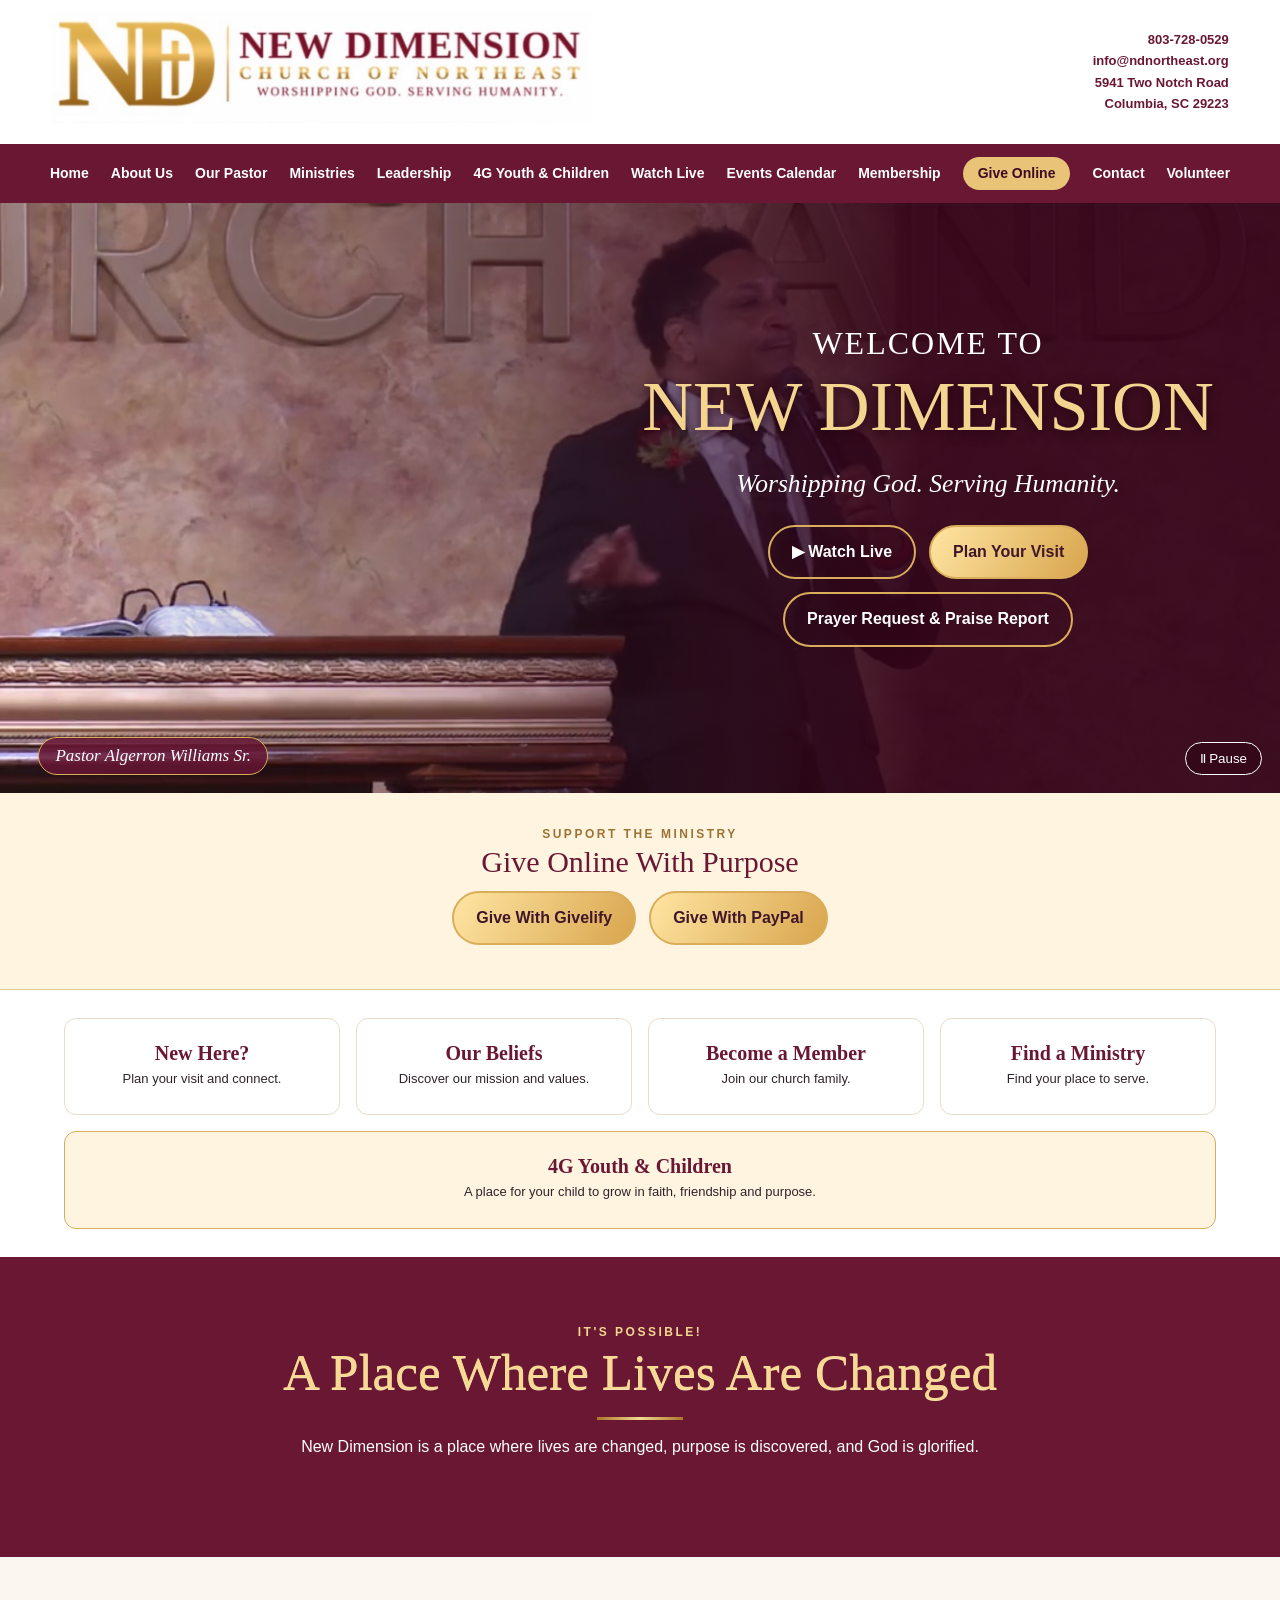
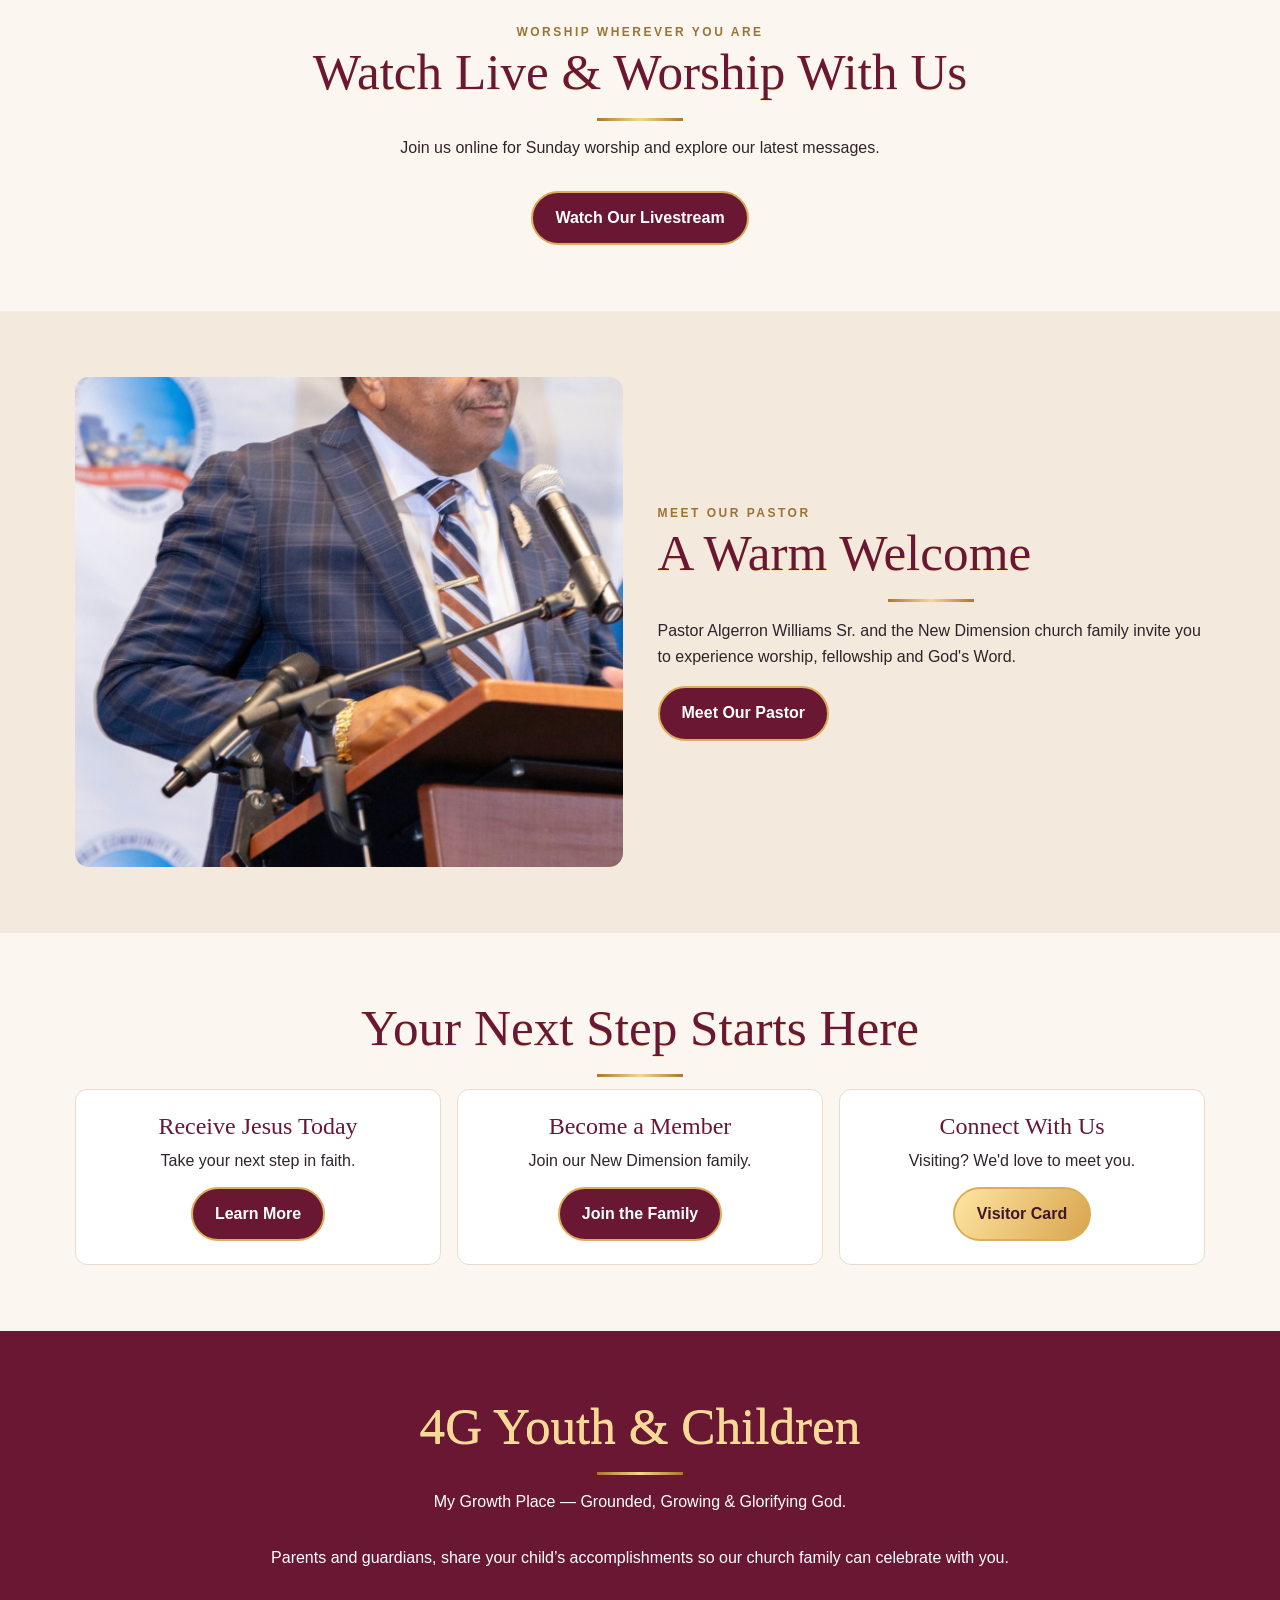
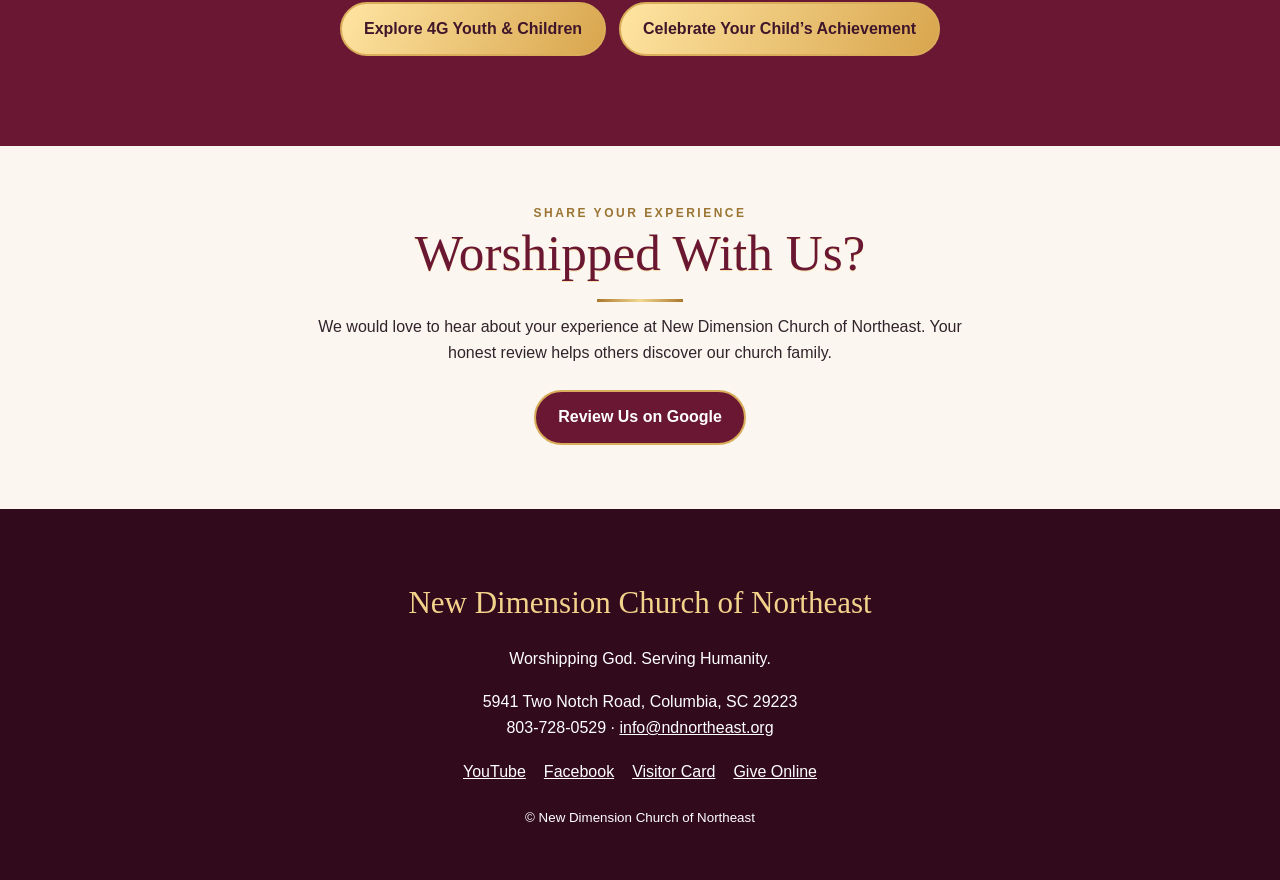
<file: index.html>
<!DOCTYPE html>

<html lang="en"><head><meta charset="utf-8"/><meta content="width=device-width,initial-scale=1" name="viewport"/><meta content="#6a1734" name="theme-color"/><meta content="New Dimension Church of Northeast, Columbia SC" name="description"/><title>Welcome Home | New Dimension Church of Northeast</title><link href="style.css" rel="stylesheet"/></head><body><header class="top"><a href="index.html"><img alt="New Dimension Church of Northeast" src="assets/logo.jpg"/></a><div class="contact">803-728-0529<br/>info@ndnortheast.org<br/>5941 Two Notch Road<br/>Columbia, SC 29223</div></header><nav aria-label="Main navigation"><a href="index.html">Home</a><a href="about.html">About Us</a><a href="pastor.html">Our Pastor</a><a href="ministries.html">Ministries</a><a href="leadership.html">Leadership</a><a href="youth.html">4G Youth &amp; Children</a><a href="watch.html">Watch Live</a><a href="calendar.html">Events Calendar</a><a href="membership.html">Membership</a><a class="nav-give" href="giving.html">Give Online</a><a href="contact.html">Contact</a><a href="volunteer.html">Volunteer</a></nav><main><section class="hero"><div class="still"></div><video aria-label="New Dimension worship and preaching highlights" autoplay="" id="heroVideo" loop="" muted="" playsinline="" poster="assets/pastor-preaching.jpg"><source src="assets/worship-hero.mp4" type="video/mp4"/></video><div class="shade"></div><div class="hero-content"><div class="eyebrow">WELCOME TO</div><h1>NEW DIMENSION</h1><p class="tagline">Worshipping God. Serving Humanity.</p><div class="buttons"><a class="btn" href="watch.html">▶ Watch Live</a><a class="btn gold" href="contact.html">Plan Your Visit</a><a class="btn" href="prayer.html">Prayer Request &amp; Praise Report</a></div></div><div class="pastor-label">Pastor Algerron Williams Sr.</div><button aria-label="Pause background video" class="pause" id="pause" type="button">Ⅱ Pause</button></section><section class="givebar"><div class="kicker">Support the Ministry</div><h2>Give Online With Purpose</h2><div class="buttons"><a class="btn gold" href="https://giv.li/zeta3y" rel="noopener noreferrer" target="_blank">Give With Givelify</a><a class="btn gold" href="https://www.paypal.com/donate/?hosted_button_id=MDKK3LKDR7PPC" rel="noopener noreferrer" target="_blank">Give With PayPal</a></div></section><section class="tiles"><a class="tile" href="contact.html"><strong>New Here?</strong><span>Plan your visit and connect.</span></a><a class="tile" href="about.html"><strong>Our Beliefs</strong><span>Discover our mission and values.</span></a><a class="tile" href="membership.html"><strong>Become a Member</strong><span>Join our church family.</span></a><a class="tile" href="ministries.html"><strong>Find a Ministry</strong><span>Find your place to serve.</span></a><a class="tile" href="youth.html" style="grid-column:1/-1;background:#fff4e0;border-color:#d9ad59"><strong>4G Youth &amp; Children</strong><span>A place for your child to grow in faith, friendship and purpose.</span></a></section><section class="band"><div class="container center"><div class="kicker" style="color:#f3d68f">It's Possible!</div><h2 class="section-title">A Place Where Lives Are Changed</h2><p>New Dimension is a place where lives are changed, purpose is discovered, and God is glorified.</p></div></section><section class="container center"><div class="kicker">Worship Wherever You Are</div><h2 class="section-title">Watch Live &amp; Worship With Us</h2><p>Join us online for Sunday worship and explore our latest messages.</p><a class="btn wine" href="watch.html">Watch Our Livestream</a></section><section class="highlight"><div class="container"><div class="two-col"><img alt="Pastor Algerron Williams Sr." loading="lazy" src="assets/pastor-bio.jpg"/><div><div class="kicker">Meet Our Pastor</div><h2 class="section-title" style="text-align:left">A Warm Welcome</h2><p>Pastor Algerron Williams Sr. and the New Dimension church family invite you to experience worship, fellowship and God's Word.</p><a class="btn wine" href="pastor.html">Meet Our Pastor</a></div></div></div></section><section class="container center"><h2 class="section-title">Your Next Step Starts Here</h2><div class="grid three"><article class="card"><h3>Receive Jesus Today</h3><p>Take your next step in faith.</p><a class="btn wine" href="salvation.html">Learn More</a></article><article class="card"><h3>Become a Member</h3><p>Join our New Dimension family.</p><a class="btn wine" href="membership.html">Join the Family</a></article><article class="card"><h3>Connect With Us</h3><p>Visiting? We'd love to meet you.</p><a class="btn gold" href="https://tally.so/r/KpzrRz" rel="noopener noreferrer" target="_blank">Visitor Card</a></article></div></section><section class="band"><div class="container center"><h2 class="section-title">4G Youth &amp; Children</h2><p>My Growth Place — Grounded, Growing &amp; Glorifying God.</p><p>Parents and guardians, share your child’s accomplishments so our church family can celebrate with you.</p><div class="buttons"><a class="btn gold" href="youth.html">Explore 4G Youth &amp; Children</a><a class="btn gold" href="https://tally.so/r/6DZ91A" target="_blank" rel="noopener noreferrer">Celebrate Your Child’s Achievement</a></div></div></section><section class="container center review-invite"><div class="kicker">Share Your Experience</div><h2 class="section-title">Worshipped With Us?</h2><p>We would love to hear about your experience at New Dimension Church of Northeast. Your honest review helps others discover our church family.</p><a class="btn wine" href="https://www.google.com/maps/search/?api=1&amp;query=New%20Dimension%20Church%20of%20Northeast&amp;query_place_id=ChIJ-YTS7Mqv-IgRcXJ07itxgNs" rel="noopener noreferrer" target="_blank">Review Us on Google</a></section></main><script>const v=document.getElementById('heroVideo'),b=document.getElementById('pause');b.addEventListener('click',()=>{if(v.paused){v.play();b.textContent='Ⅱ Pause'}else{v.pause();b.textContent='▶ Play'}});if(window.matchMedia('(prefers-reduced-motion: reduce)').matches){v.pause();b.textContent='▶ Play'}</script><footer class="footer"><h2>New Dimension Church of Northeast</h2><p>Worshipping God. Serving Humanity.</p><p>5941 Two Notch Road, Columbia, SC 29223<br/>803-728-0529 · <a href="mailto:info@ndnortheast.org">info@ndnortheast.org</a></p><div class="footer-links"><a href="https://www.youtube.com/@newdimensionne" rel="noopener" target="_blank">YouTube</a><a href="https://www.facebook.com/share/19qWXnLJ7E/?mibextid=wwXIfr" rel="noopener" target="_blank">Facebook</a><a href="https://tally.so/r/KpzrRz" rel="noopener" target="_blank">Visitor Card</a><a href="giving.html">Give Online</a></div><small>© New Dimension Church of Northeast</small></footer></body></html>
</file>
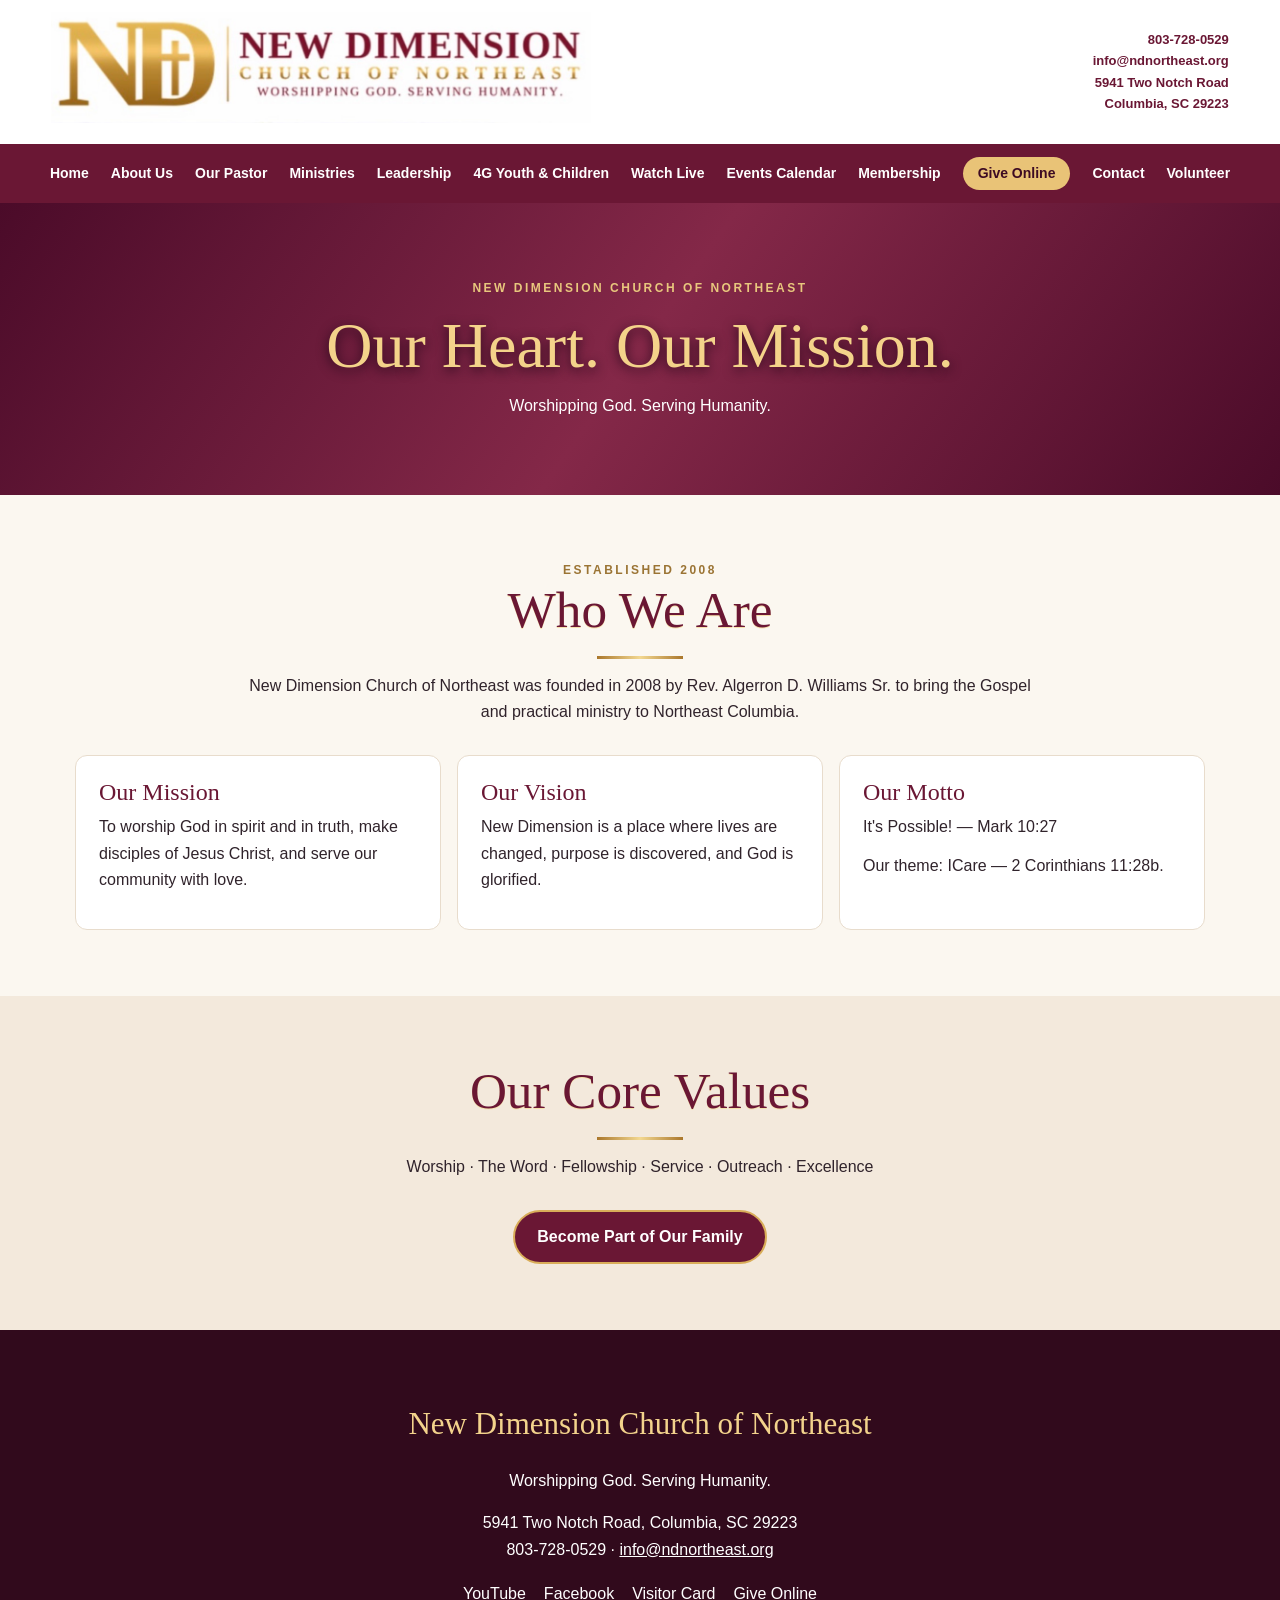
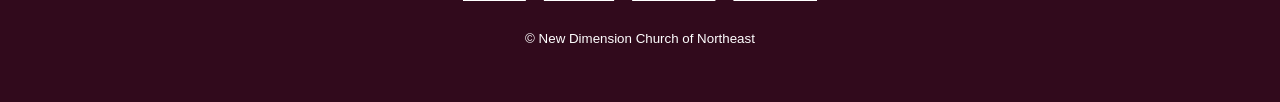
<file: about.html>
<!DOCTYPE html>
<html lang="en"><head><meta charset="utf-8"/><meta content="width=device-width,initial-scale=1" name="viewport"/><meta content="#6a1734" name="theme-color"/><meta content="New Dimension Church of Northeast, Columbia SC" name="description"/><title>About Us | New Dimension Church of Northeast</title><link href="style.css" rel="stylesheet"/></head><body><header class="top"><a href="index.html"><img alt="New Dimension Church of Northeast" src="assets/logo.jpg"/></a><div class="contact">803-728-0529<br/>info@ndnortheast.org<br/>5941 Two Notch Road<br/>Columbia, SC 29223</div></header><nav aria-label="Main navigation"><a href="index.html">Home</a><a href="about.html">About Us</a><a href="pastor.html">Our Pastor</a><a href="ministries.html">Ministries</a><a href="leadership.html">Leadership</a><a href="youth.html">4G Youth &amp; Children</a><a href="watch.html">Watch Live</a><a href="calendar.html">Events Calendar</a><a href="membership.html">Membership</a><a class="nav-give" href="giving.html">Give Online</a><a href="contact.html">Contact</a><a href="volunteer.html">Volunteer</a></nav><section class="page-hero"><div class="kicker" style="color:#e8c77d">New Dimension Church of Northeast</div><h1>Our Heart. Our Mission.</h1><p>Worshipping God. Serving Humanity.</p></section><section class="container center"><div class="kicker">Established 2008</div><h2 class="section-title">Who We Are</h2><p>New Dimension Church of Northeast was founded in 2008 by Rev. Algerron D. Williams Sr. to bring the Gospel and practical ministry to Northeast Columbia.</p><div class="grid three" style="text-align:left"><article class="card"><h3>Our Mission</h3><p>To worship God in spirit and in truth, make disciples of Jesus Christ, and serve our community with love.</p></article><article class="card"><h3>Our Vision</h3><p>New Dimension is a place where lives are changed, purpose is discovered, and God is glorified.</p></article><article class="card"><h3>Our Motto</h3><p>It's Possible! — Mark 10:27</p><p>Our theme: ICare — 2 Corinthians 11:28b.</p></article></div></section><section class="highlight"><div class="container center"><h2 class="section-title">Our Core Values</h2><p>Worship · The Word · Fellowship · Service · Outreach · Excellence</p><a class="btn wine" href="membership.html">Become Part of Our Family</a></div></section><footer class="footer"><h2>New Dimension Church of Northeast</h2><p>Worshipping God. Serving Humanity.</p><p>5941 Two Notch Road, Columbia, SC 29223<br/>803-728-0529 · <a href="mailto:info@ndnortheast.org">info@ndnortheast.org</a></p><div class="footer-links"><a href="https://www.youtube.com/@newdimensionne" rel="noopener" target="_blank">YouTube</a><a href="https://www.facebook.com/share/19qWXnLJ7E/?mibextid=wwXIfr" rel="noopener" target="_blank">Facebook</a><a href="https://tally.so/r/KpzrRz" rel="noopener" target="_blank">Visitor Card</a><a href="giving.html">Give Online</a></div><small>© New Dimension Church of Northeast</small></footer></body></html>
</file>
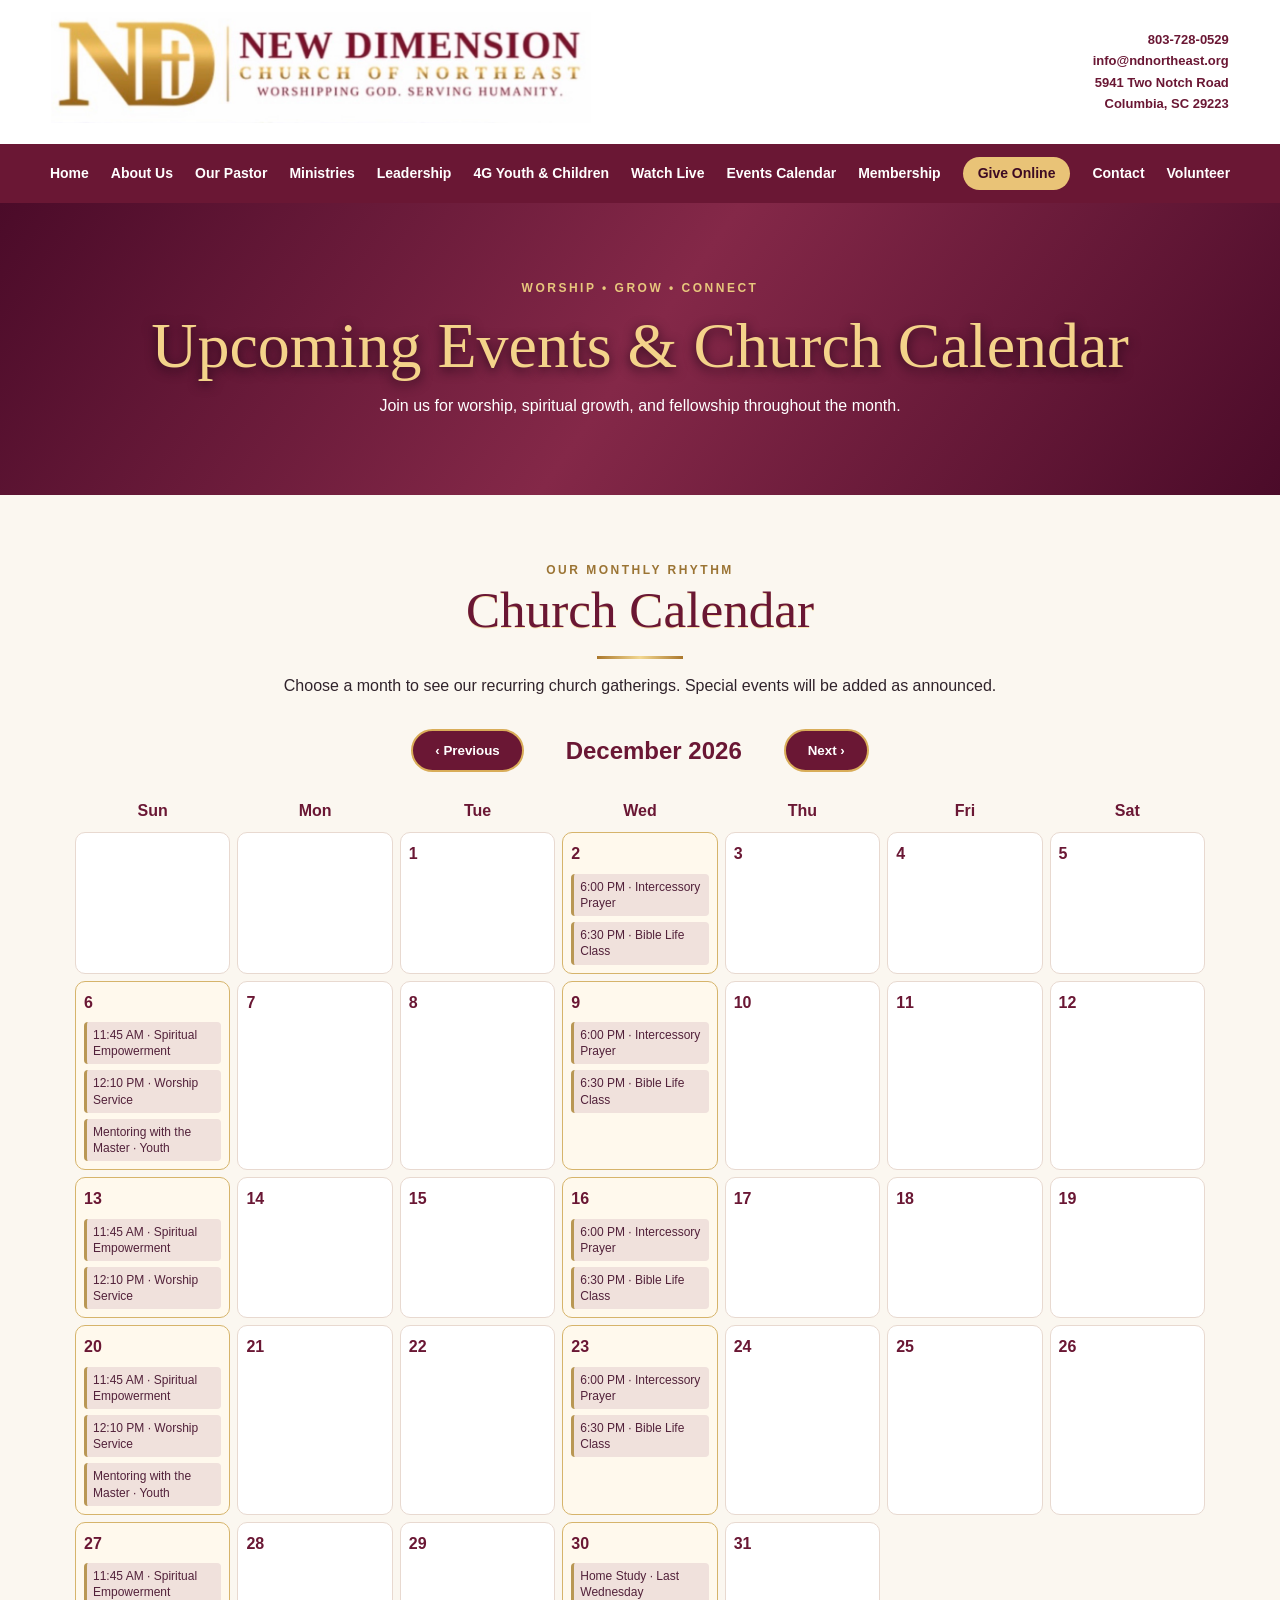
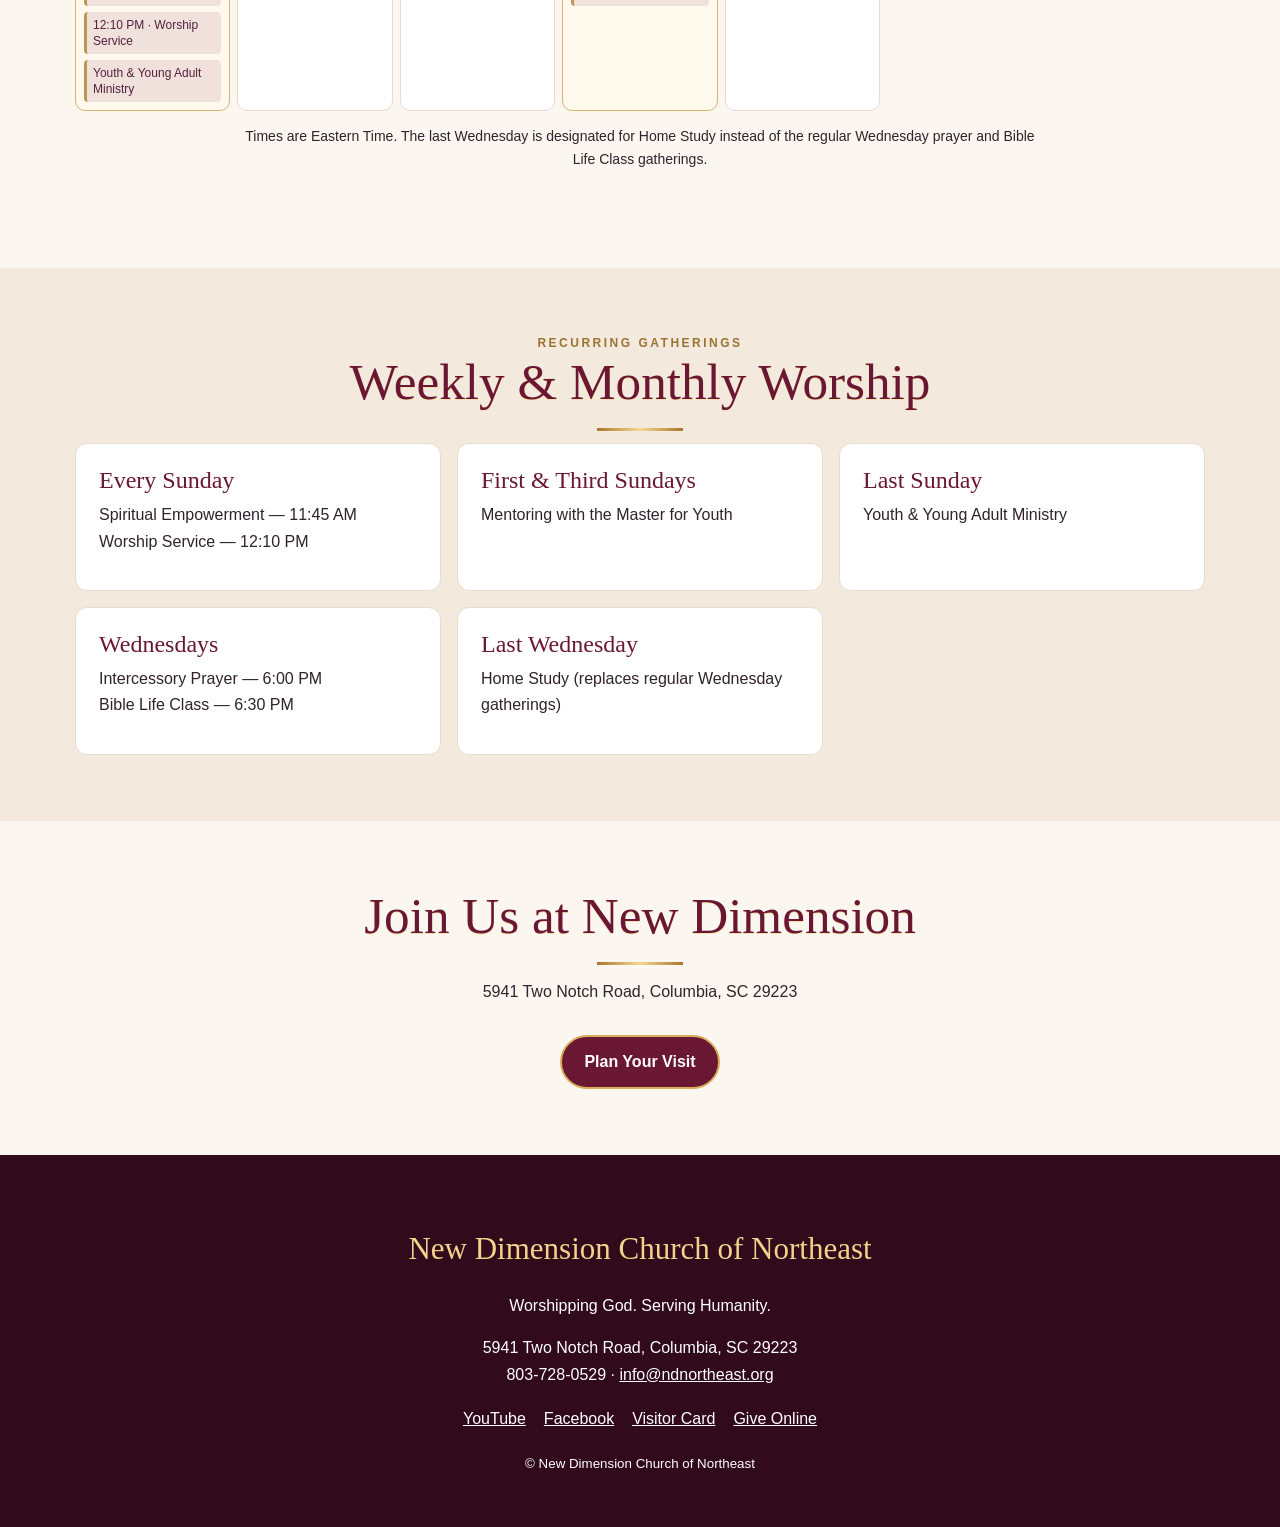
<file: calendar.html>
<!DOCTYPE html>

<html lang="en"><head><meta charset="utf-8"/><meta content="width=device-width,initial-scale=1" name="viewport"/><meta content="#6a1734" name="theme-color"/><meta content="New Dimension Church of Northeast, Columbia SC" name="description"/><title>Events Calendar | New Dimension Church of Northeast</title><link href="style.css" rel="stylesheet"/></head><body><header class="top"><a href="index.html"><img alt="New Dimension Church of Northeast" src="assets/logo.jpg"/></a><div class="contact">803-728-0529<br/>info@ndnortheast.org<br/>5941 Two Notch Road<br/>Columbia, SC 29223</div></header><nav aria-label="Main navigation"><a href="index.html">Home</a><a href="about.html">About Us</a><a href="pastor.html">Our Pastor</a><a href="ministries.html">Ministries</a><a href="leadership.html">Leadership</a><a href="youth.html">4G Youth &amp; Children</a><a href="watch.html">Watch Live</a><a href="calendar.html">Events Calendar</a><a href="membership.html">Membership</a><a class="nav-give" href="giving.html">Give Online</a><a href="contact.html">Contact</a><a href="volunteer.html">Volunteer</a></nav><main><section class="page-hero"><div class="kicker" style="color:#e8c77d">Worship • Grow • Connect</div><h1>Upcoming Events &amp; Church Calendar</h1><p>Join us for worship, spiritual growth, and fellowship throughout the month.</p></section><section class="container center"><div class="kicker">Our Monthly Rhythm</div><h2 class="section-title">Church Calendar</h2><p>Choose a month to see our recurring church gatherings. Special events will be added as announced.</p><div class="calendar-controls"><button class="btn wine" type="button" id="prevMonth" aria-label="Previous month">‹ Previous</button><h2 id="monthTitle" aria-live="polite"></h2><button class="btn wine" type="button" id="nextMonth" aria-label="Next month">Next ›</button></div><div class="calendar-weekdays" aria-hidden="true"><span>Sun</span><span>Mon</span><span>Tue</span><span>Wed</span><span>Thu</span><span>Fri</span><span>Sat</span></div><div class="calendar-grid" id="calendarGrid" aria-label="Monthly church events"></div><p class="calendar-note">Times are Eastern Time. The last Wednesday is designated for Home Study instead of the regular Wednesday prayer and Bible Life Class gatherings.</p></section><section class="highlight"><div class="container"><div class="kicker center">Recurring Gatherings</div><h2 class="section-title center">Weekly &amp; Monthly Worship</h2><div class="grid three"><article class="card"><h3>Every Sunday</h3><p>Spiritual Empowerment — 11:45 AM<br>Worship Service — 12:10 PM</p></article><article class="card"><h3>First &amp; Third Sundays</h3><p>Mentoring with the Master for Youth</p></article><article class="card"><h3>Last Sunday</h3><p>Youth &amp; Young Adult Ministry</p></article><article class="card"><h3>Wednesdays</h3><p>Intercessory Prayer — 6:00 PM<br>Bible Life Class — 6:30 PM</p></article><article class="card"><h3>Last Wednesday</h3><p>Home Study (replaces regular Wednesday gatherings)</p></article></div></div></section><section class="container center"><h2 class="section-title">Join Us at New Dimension</h2><p>5941 Two Notch Road, Columbia, SC 29223</p><a class="btn wine" href="contact.html">Plan Your Visit</a></section></main><footer class="footer"><h2>New Dimension Church of Northeast</h2><p>Worshipping God. Serving Humanity.</p><p>5941 Two Notch Road, Columbia, SC 29223<br/>803-728-0529 · <a href="mailto:info@ndnortheast.org">info@ndnortheast.org</a></p><div class="footer-links"><a href="https://www.youtube.com/@newdimensionne" rel="noopener" target="_blank">YouTube</a><a href="https://www.facebook.com/share/19qWXnLJ7E/?mibextid=wwXIfr" rel="noopener" target="_blank">Facebook</a><a href="https://tally.so/r/KpzrRz" rel="noopener" target="_blank">Visitor Card</a><a href="giving.html">Give Online</a></div><small>© New Dimension Church of Northeast</small></footer><script>
(()=>{let today=new Date(),year=today.getFullYear(),month=today.getMonth();const grid=document.getElementById('calendarGrid'),title=document.getElementById('monthTitle');const weekdays=['Sunday','Monday','Tuesday','Wednesday','Thursday','Friday','Saturday'];function render(){title.textContent=new Intl.DateTimeFormat('en-US',{month:'long',year:'numeric'}).format(new Date(year,month,1));grid.innerHTML='';const first=new Date(year,month,1).getDay(),days=new Date(year,month+1,0).getDate();for(let i=0;i<first;i++){let blank=document.createElement('div');blank.className='calendar-empty';grid.append(blank)}for(let d=1;d<=days;d++){let date=new Date(year,month,d),day=date.getDay(),last=d+7>days,week=Math.ceil(d/7),events=[];if(day===0){events.push('11:45 AM · Spiritual Empowerment','12:10 PM · Worship Service');if(week===1||week===3)events.push('Mentoring with the Master · Youth');if(last)events.push('Youth & Young Adult Ministry')}if(day===3){if(last)events.push('Home Study · Last Wednesday');else events.push('6:00 PM · Intercessory Prayer','6:30 PM · Bible Life Class')}let cell=document.createElement('div');cell.className='calendar-day'+(events.length?' has-events':'');let num=document.createElement('strong');num.textContent=d;cell.append(num);for(let event of events){let e=document.createElement('div');e.className='calendar-event';e.textContent=event;cell.append(e)}cell.setAttribute('aria-label',`${weekdays[day]} ${d}: ${events.join('; ')||'No scheduled recurring events'}`);grid.append(cell)}}document.getElementById('prevMonth').addEventListener('click',()=>{month--;if(month<0){month=11;year--}render()});document.getElementById('nextMonth').addEventListener('click',()=>{month++;if(month>11){month=0;year++}render()});render()})();
</script></body></html>
</file>
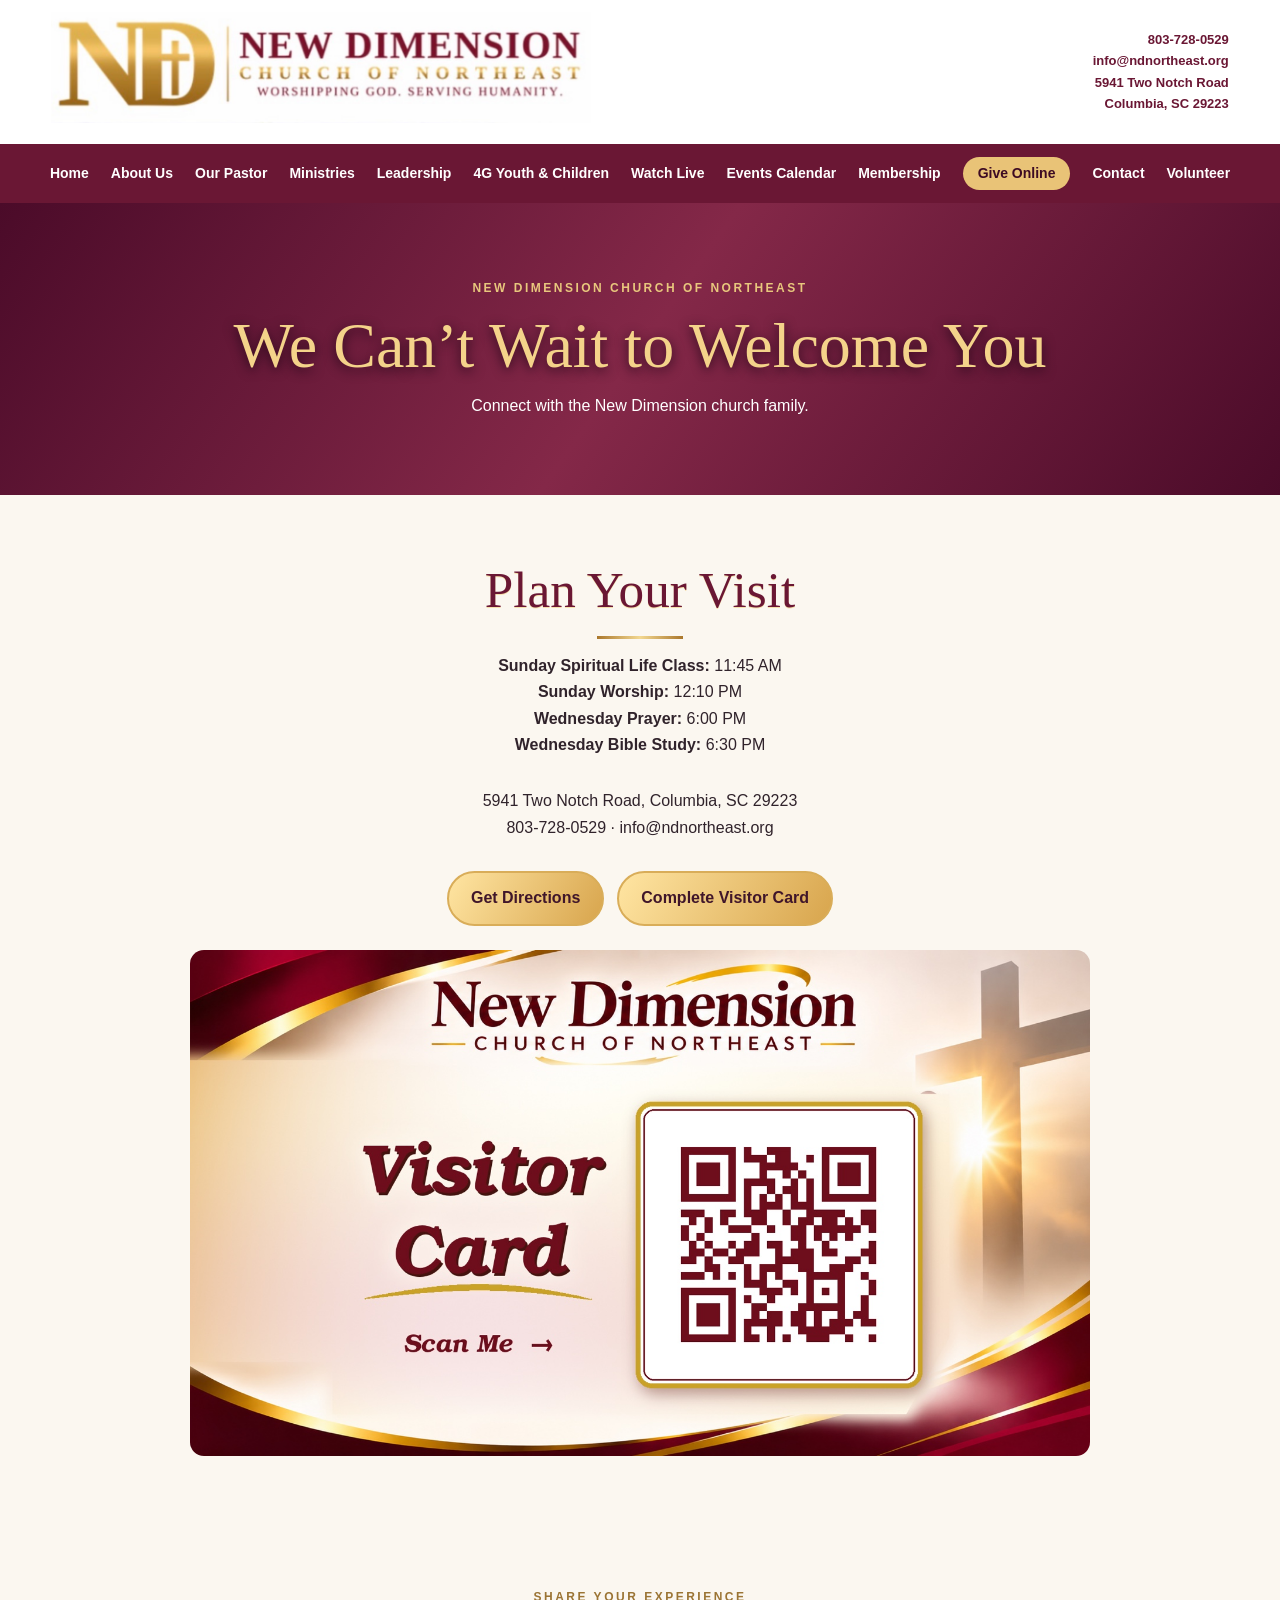
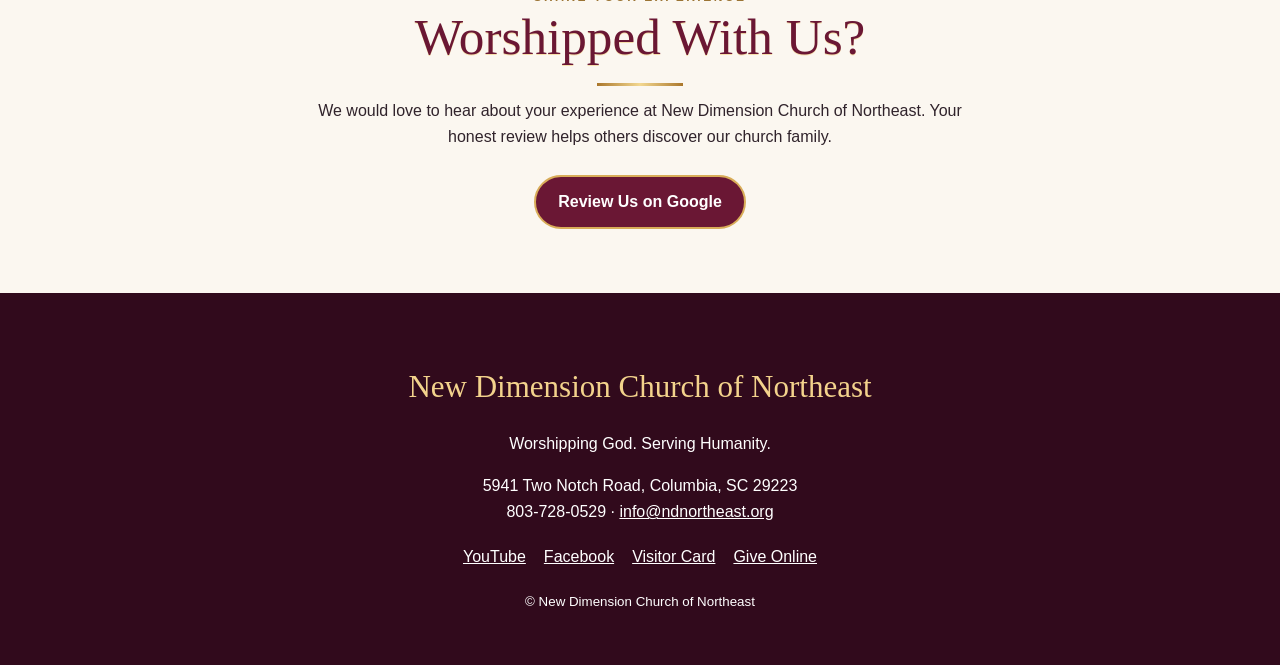
<file: contact.html>
<!DOCTYPE html>

<html lang="en"><head><meta charset="utf-8"/><meta content="width=device-width,initial-scale=1" name="viewport"/><meta content="#6a1734" name="theme-color"/><meta content="New Dimension Church of Northeast, Columbia SC" name="description"/><title>Contact &amp; Visit | New Dimension Church of Northeast</title><link href="style.css" rel="stylesheet"/></head><body><header class="top"><a href="index.html"><img alt="New Dimension Church of Northeast" src="assets/logo.jpg"/></a><div class="contact">803-728-0529<br/>info@ndnortheast.org<br/>5941 Two Notch Road<br/>Columbia, SC 29223</div></header><nav aria-label="Main navigation"><a href="index.html">Home</a><a href="about.html">About Us</a><a href="pastor.html">Our Pastor</a><a href="ministries.html">Ministries</a><a href="leadership.html">Leadership</a><a href="youth.html">4G Youth &amp; Children</a><a href="watch.html">Watch Live</a><a href="calendar.html">Events Calendar</a><a href="membership.html">Membership</a><a class="nav-give" href="giving.html">Give Online</a><a href="contact.html">Contact</a><a href="volunteer.html">Volunteer</a></nav><section class="page-hero"><div class="kicker" style="color:#e8c77d">New Dimension Church of Northeast</div><h1>We Can’t Wait to Welcome You</h1><p>Connect with the New Dimension church family.</p></section><section class="container center"><h2 class="section-title">Plan Your Visit</h2><p><strong>Sunday Spiritual Life Class:</strong> 11:45 AM<br/><strong>Sunday Worship:</strong> 12:10 PM<br/><strong>Wednesday Prayer:</strong> 6:00 PM<br/><strong>Wednesday Bible Study:</strong> 6:30 PM</p><p>5941 Two Notch Road, Columbia, SC 29223<br/>803-728-0529 · <a href="mailto:info@ndnortheast.org">info@ndnortheast.org</a></p><div class="buttons"><a class="btn gold" href="https://www.google.com/maps/search/?api=1&amp;query=5941+Two+Notch+Road+Columbia+SC+29223" rel="noopener noreferrer" target="_blank">Get Directions</a><a class="btn gold" href="https://tally.so/r/KpzrRz" rel="noopener noreferrer" target="_blank">Complete Visitor Card</a></div><img alt="New Dimension visitor card" class="preview" loading="lazy" src="assets/visitor-card.jpg"/></section><section class="container center review-invite"><div class="kicker">Share Your Experience</div><h2 class="section-title">Worshipped With Us?</h2><p>We would love to hear about your experience at New Dimension Church of Northeast. Your honest review helps others discover our church family.</p><a class="btn wine" href="https://www.google.com/maps/search/?api=1&amp;query=New%20Dimension%20Church%20of%20Northeast&amp;query_place_id=ChIJ-YTS7Mqv-IgRcXJ07itxgNs" rel="noopener noreferrer" target="_blank">Review Us on Google</a></section><footer class="footer"><h2>New Dimension Church of Northeast</h2><p>Worshipping God. Serving Humanity.</p><p>5941 Two Notch Road, Columbia, SC 29223<br/>803-728-0529 · <a href="mailto:info@ndnortheast.org">info@ndnortheast.org</a></p><div class="footer-links"><a href="https://www.youtube.com/@newdimensionne" rel="noopener" target="_blank">YouTube</a><a href="https://www.facebook.com/share/19qWXnLJ7E/?mibextid=wwXIfr" rel="noopener" target="_blank">Facebook</a><a href="https://tally.so/r/KpzrRz" rel="noopener" target="_blank">Visitor Card</a><a href="giving.html">Give Online</a></div><small>© New Dimension Church of Northeast</small></footer></body></html>
</file>
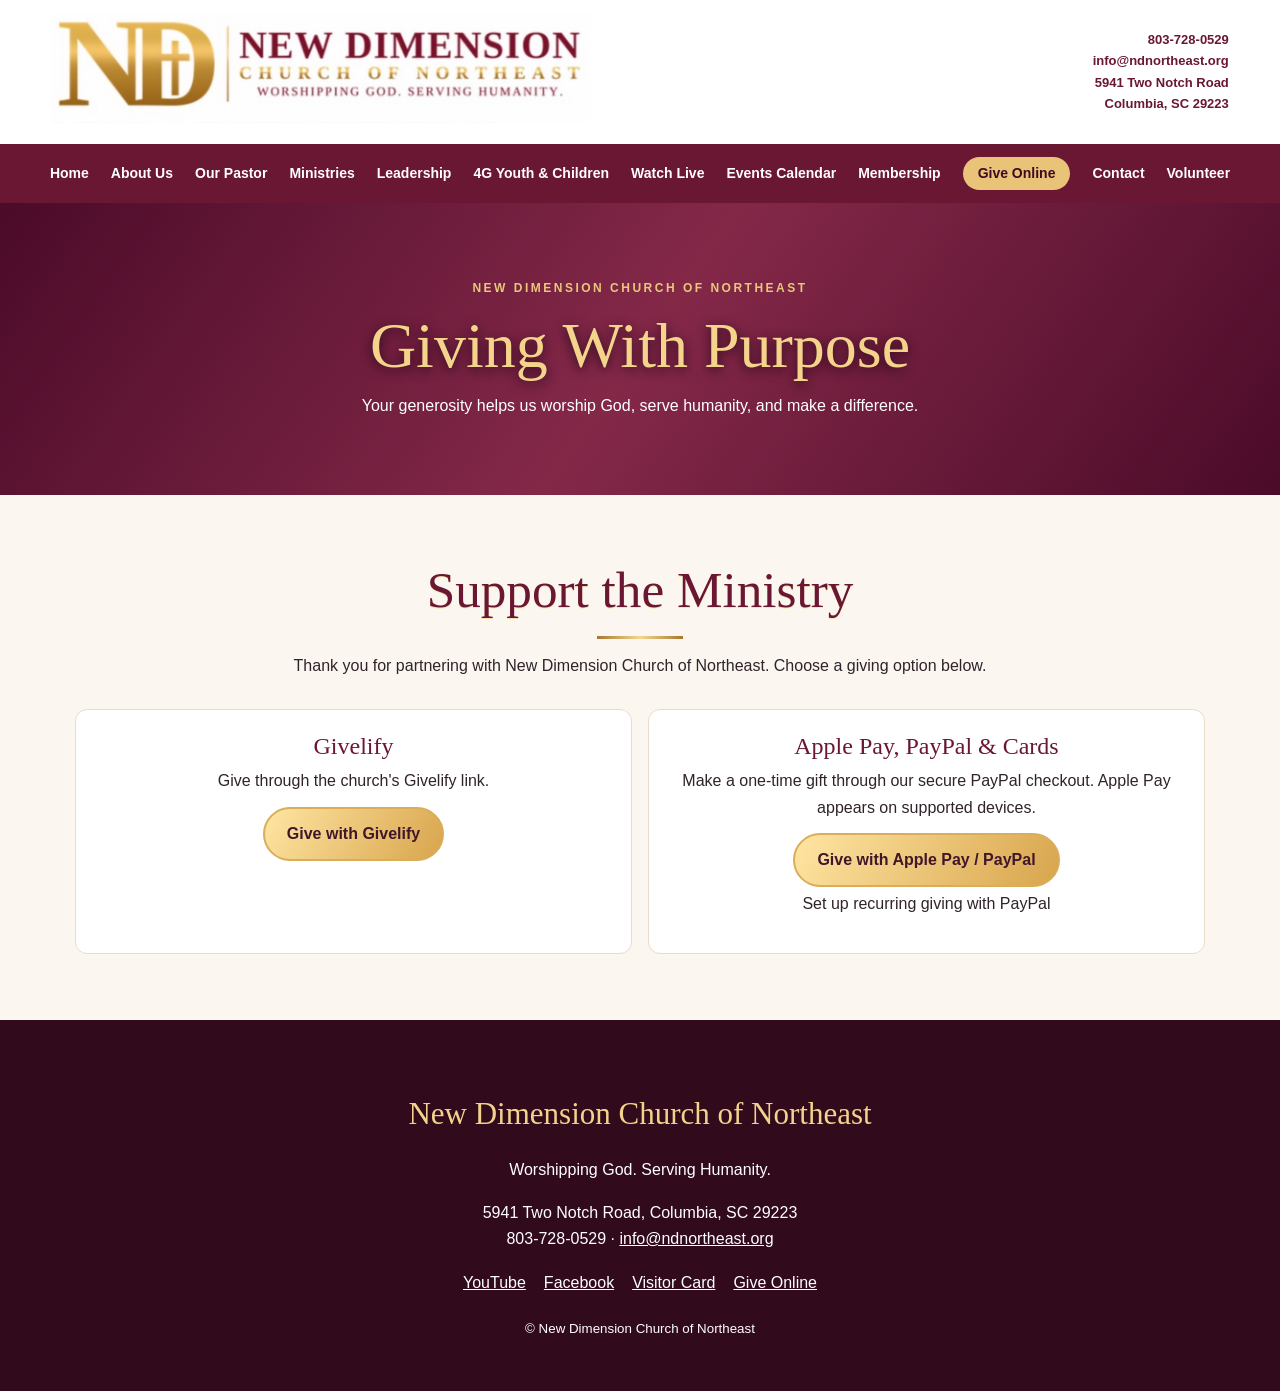
<file: giving.html>
<!DOCTYPE html>
<html lang="en"><head><meta charset="utf-8"/><meta content="width=device-width,initial-scale=1" name="viewport"/><meta content="#6a1734" name="theme-color"/><meta content="New Dimension Church of Northeast, Columbia SC" name="description"/><title>Online Giving | New Dimension Church of Northeast</title><link href="style.css" rel="stylesheet"/></head><body><header class="top"><a href="index.html"><img alt="New Dimension Church of Northeast" src="assets/logo.jpg"/></a><div class="contact">803-728-0529<br/>info@ndnortheast.org<br/>5941 Two Notch Road<br/>Columbia, SC 29223</div></header><nav aria-label="Main navigation"><a href="index.html">Home</a><a href="about.html">About Us</a><a href="pastor.html">Our Pastor</a><a href="ministries.html">Ministries</a><a href="leadership.html">Leadership</a><a href="youth.html">4G Youth &amp; Children</a><a href="watch.html">Watch Live</a><a href="calendar.html">Events Calendar</a><a href="membership.html">Membership</a><a class="nav-give" href="giving.html">Give Online</a><a href="contact.html">Contact</a><a href="volunteer.html">Volunteer</a></nav><section class="page-hero"><div class="kicker" style="color:#e8c77d">New Dimension Church of Northeast</div><h1>Giving With Purpose</h1><p>Your generosity helps us worship God, serve humanity, and make a difference.</p></section><section class="container center"><h2 class="section-title">Support the Ministry</h2><p>Thank you for partnering with New Dimension Church of Northeast. Choose a giving option below.</p><div class="grid two"><article class="card"><h3>Givelify</h3><p>Give through the church's Givelify link.</p><a class="btn gold" href="https://giv.li/zeta3y" rel="noopener noreferrer" target="_blank">Give with Givelify</a></article><article class="card"><h3>Apple Pay, PayPal &amp; Cards</h3><p>Make a one-time gift through our secure PayPal checkout. Apple Pay appears on supported devices.</p><a class="btn gold" href="https://www.paypal.com/ncp/payment/89EFBTJNX83Z8" rel="noopener noreferrer" target="_blank">Give with Apple Pay / PayPal</a><p><a href="https://www.paypal.com/donate/?hosted_button_id=MDKK3LKDR7PPC" rel="noopener noreferrer" target="_blank">Set up recurring giving with PayPal</a></p></article></div></section><footer class="footer"><h2>New Dimension Church of Northeast</h2><p>Worshipping God. Serving Humanity.</p><p>5941 Two Notch Road, Columbia, SC 29223<br/>803-728-0529 · <a href="mailto:info@ndnortheast.org">info@ndnortheast.org</a></p><div class="footer-links"><a href="https://www.youtube.com/@newdimensionne" rel="noopener" target="_blank">YouTube</a><a href="https://www.facebook.com/share/19qWXnLJ7E/?mibextid=wwXIfr" rel="noopener" target="_blank">Facebook</a><a href="https://tally.so/r/KpzrRz" rel="noopener" target="_blank">Visitor Card</a><a href="giving.html">Give Online</a></div><small>© New Dimension Church of Northeast</small></footer></body></html>
</file>
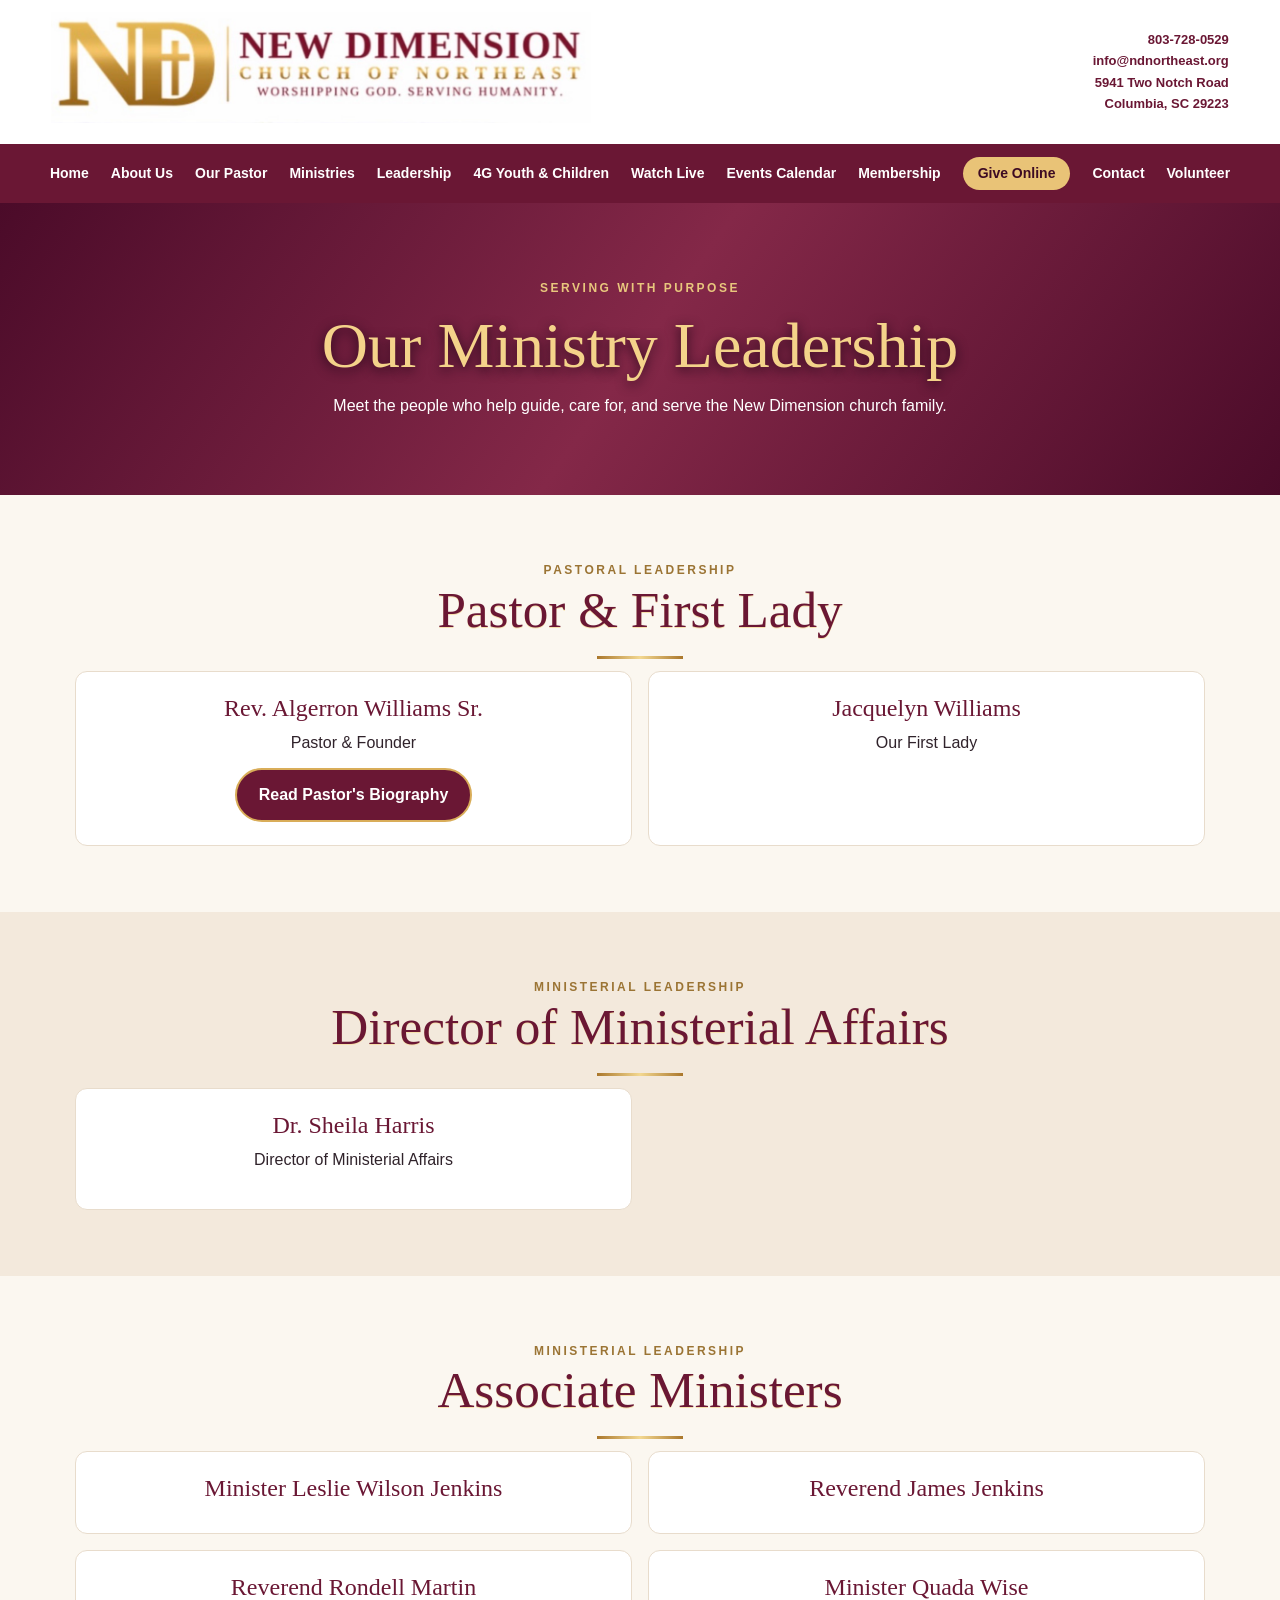
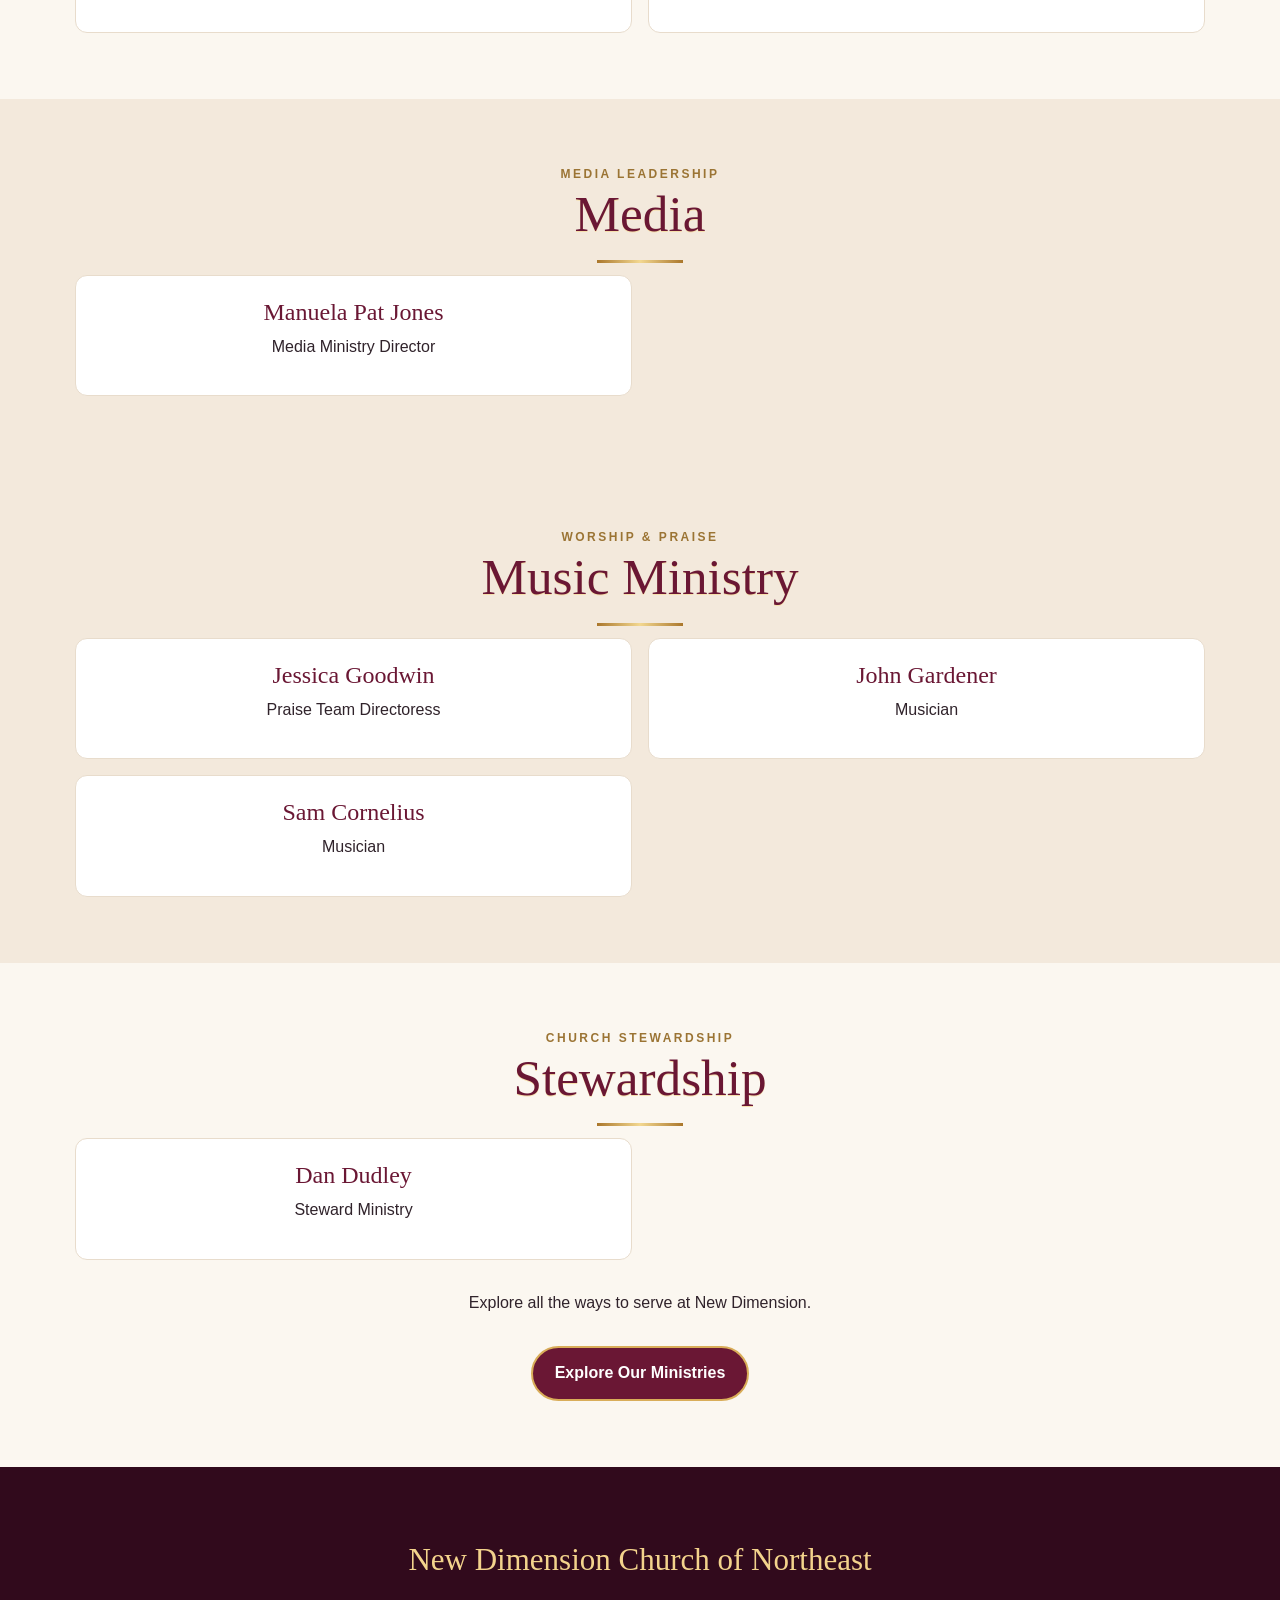
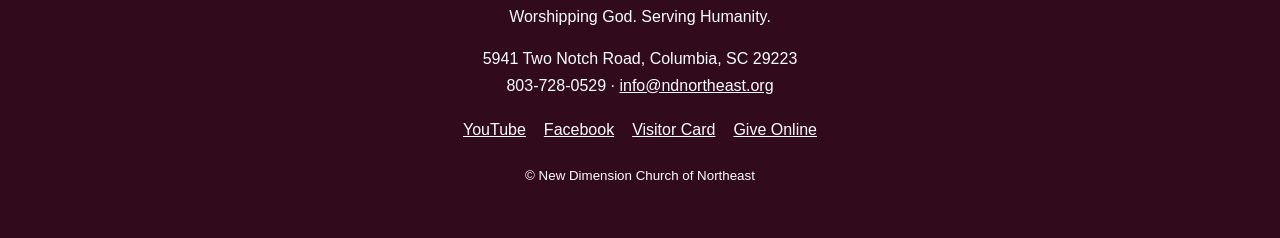
<file: leadership.html>
<!DOCTYPE html>

<html lang="en"><head><meta charset="utf-8"/><meta content="width=device-width,initial-scale=1" name="viewport"/><meta content="#6a1734" name="theme-color"/><meta content="New Dimension Church of Northeast, Columbia SC" name="description"/><title>Our Leadership | New Dimension Church of Northeast</title><link href="style.css" rel="stylesheet"/></head><body><header class="top"><a href="index.html"><img alt="New Dimension Church of Northeast" src="assets/logo.jpg"/></a><div class="contact">803-728-0529<br/>info@ndnortheast.org<br/>5941 Two Notch Road<br/>Columbia, SC 29223</div></header><nav aria-label="Main navigation"><a href="index.html">Home</a><a href="about.html">About Us</a><a href="pastor.html">Our Pastor</a><a href="ministries.html">Ministries</a><a href="leadership.html">Leadership</a><a href="youth.html">4G Youth &amp; Children</a><a href="watch.html">Watch Live</a><a href="calendar.html">Events Calendar</a><a href="membership.html">Membership</a><a class="nav-give" href="giving.html">Give Online</a><a href="contact.html">Contact</a><a href="volunteer.html">Volunteer</a></nav><main><section class="page-hero"><div class="kicker" style="color:#e8c77d">Serving With Purpose</div><h1>Our Ministry Leadership</h1><p>Meet the people who help guide, care for, and serve the New Dimension church family.</p></section><section class="container center"><div class="kicker">Pastoral Leadership</div><h2 class="section-title">Pastor &amp; First Lady</h2><div class="grid two"><article class="card"><h3>Rev. Algerron Williams Sr.</h3><p>Pastor &amp; Founder</p><a class="btn wine" href="pastor.html">Read Pastor's Biography</a></article><article class="card"><h3>Jacquelyn Williams</h3><p>Our First Lady</p></article></div></section><section class="highlight"><div class="container center"><div class="kicker">Ministerial Leadership</div><h2 class="section-title">Director of Ministerial Affairs</h2><div class="grid two"><article class="card"><h3>Dr. Sheila Harris</h3><p>Director of Ministerial Affairs</p></article></div></div></section><section class="container center"><div class="kicker">Ministerial Leadership</div><h2 class="section-title">Associate Ministers</h2><div class="grid two"><article class="card"><h3>Minister Leslie Wilson Jenkins</h3></article><article class="card"><h3>Reverend James Jenkins</h3></article><article class="card"><h3>Reverend Rondell Martin</h3></article><article class="card"><h3>Minister Quada Wise</h3></article></div></section><section class="highlight"><div class="container center"><div class="kicker">Media Leadership</div><h2 class="section-title">Media</h2><div class="grid two"><article class="card"><h3>Manuela Pat Jones</h3><p>Media Ministry Director</p></article></div></div></section><section class="highlight"><div class="container center"><div class="kicker">Worship &amp; Praise</div><h2 class="section-title">Music Ministry</h2><div class="grid two"><article class="card"><h3>Jessica Goodwin</h3><p>Praise Team Directoress</p></article><article class="card"><h3>John Gardener</h3><p>Musician</p></article><article class="card"><h3>Sam Cornelius</h3><p>Musician</p></article></div></div></section><section class="container center"><div class="kicker">Church Stewardship</div><h2 class="section-title">Stewardship</h2><div class="grid two"><article class="card"><h3>Dan Dudley</h3><p>Steward Ministry</p></article></div><p style="margin-top:30px">Explore all the ways to serve at New Dimension.</p><a class="btn wine" href="ministries.html">Explore Our Ministries</a></section></main><footer class="footer"><h2>New Dimension Church of Northeast</h2><p>Worshipping God. Serving Humanity.</p><p>5941 Two Notch Road, Columbia, SC 29223<br/>803-728-0529 · <a href="mailto:info@ndnortheast.org">info@ndnortheast.org</a></p><div class="footer-links"><a href="https://www.youtube.com/@newdimensionne" rel="noopener" target="_blank">YouTube</a><a href="https://www.facebook.com/share/19qWXnLJ7E/?mibextid=wwXIfr" rel="noopener" target="_blank">Facebook</a><a href="https://tally.so/r/KpzrRz" rel="noopener" target="_blank">Visitor Card</a><a href="giving.html">Give Online</a></div><small>© New Dimension Church of Northeast</small></footer></body></html>
</file>
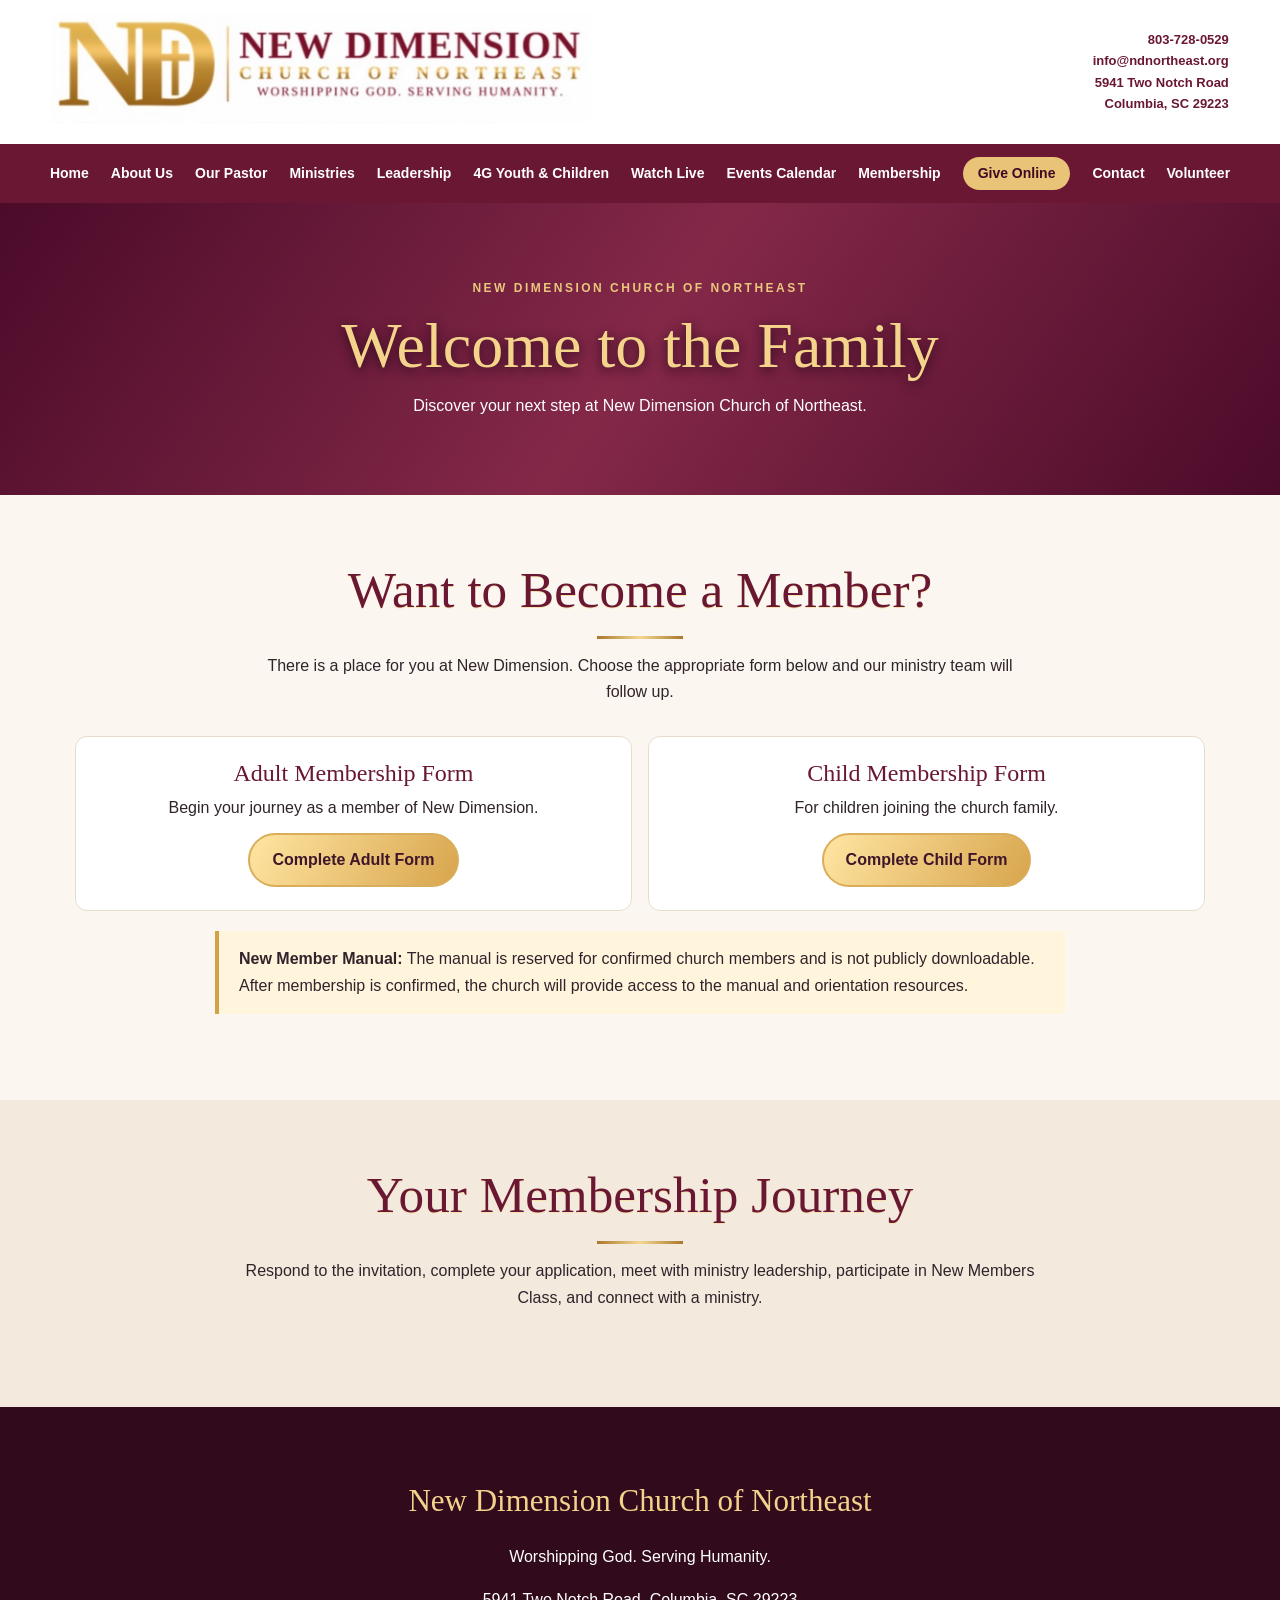
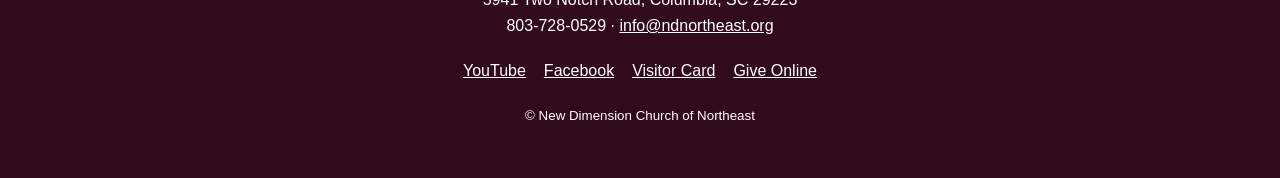
<file: membership.html>
<!DOCTYPE html>
<html lang="en"><head><meta charset="utf-8"/><meta content="width=device-width,initial-scale=1" name="viewport"/><meta content="#6a1734" name="theme-color"/><meta content="New Dimension Church of Northeast, Columbia SC" name="description"/><title>Become a Member | New Dimension Church of Northeast</title><link href="style.css" rel="stylesheet"/></head><body><header class="top"><a href="index.html"><img alt="New Dimension Church of Northeast" src="assets/logo.jpg"/></a><div class="contact">803-728-0529<br/>info@ndnortheast.org<br/>5941 Two Notch Road<br/>Columbia, SC 29223</div></header><nav aria-label="Main navigation"><a href="index.html">Home</a><a href="about.html">About Us</a><a href="pastor.html">Our Pastor</a><a href="ministries.html">Ministries</a><a href="leadership.html">Leadership</a><a href="youth.html">4G Youth &amp; Children</a><a href="watch.html">Watch Live</a><a href="calendar.html">Events Calendar</a><a href="membership.html">Membership</a><a class="nav-give" href="giving.html">Give Online</a><a href="contact.html">Contact</a><a href="volunteer.html">Volunteer</a></nav><section class="page-hero"><div class="kicker" style="color:#e8c77d">New Dimension Church of Northeast</div><h1>Welcome to the Family</h1><p>Discover your next step at New Dimension Church of Northeast.</p></section><section class="container center"><h2 class="section-title">Want to Become a Member?</h2><p>There is a place for you at New Dimension. Choose the appropriate form below and our ministry team will follow up.</p><div class="grid two"><article class="card"><h3>Adult Membership Form</h3><p>Begin your journey as a member of New Dimension.</p><a class="btn gold" href="https://tally.so/r/4aQEvk" rel="noopener noreferrer" target="_blank">Complete Adult Form</a></article><article class="card"><h3>Child Membership Form</h3><p>For children joining the church family.</p><a class="btn gold" href="https://tally.so/r/q5LgWY" rel="noopener noreferrer" target="_blank">Complete Child Form</a></article></div><div class="notice"><strong>New Member Manual:</strong> The manual is reserved for confirmed church members and is not publicly downloadable. After membership is confirmed, the church will provide access to the manual and orientation resources.</div></section><section class="highlight"><div class="container center"><h2 class="section-title">Your Membership Journey</h2><p>Respond to the invitation, complete your application, meet with ministry leadership, participate in New Members Class, and connect with a ministry.</p></div></section><footer class="footer"><h2>New Dimension Church of Northeast</h2><p>Worshipping God. Serving Humanity.</p><p>5941 Two Notch Road, Columbia, SC 29223<br/>803-728-0529 · <a href="mailto:info@ndnortheast.org">info@ndnortheast.org</a></p><div class="footer-links"><a href="https://www.youtube.com/@newdimensionne" rel="noopener" target="_blank">YouTube</a><a href="https://www.facebook.com/share/19qWXnLJ7E/?mibextid=wwXIfr" rel="noopener" target="_blank">Facebook</a><a href="https://tally.so/r/KpzrRz" rel="noopener" target="_blank">Visitor Card</a><a href="giving.html">Give Online</a></div><small>© New Dimension Church of Northeast</small></footer></body></html>
</file>
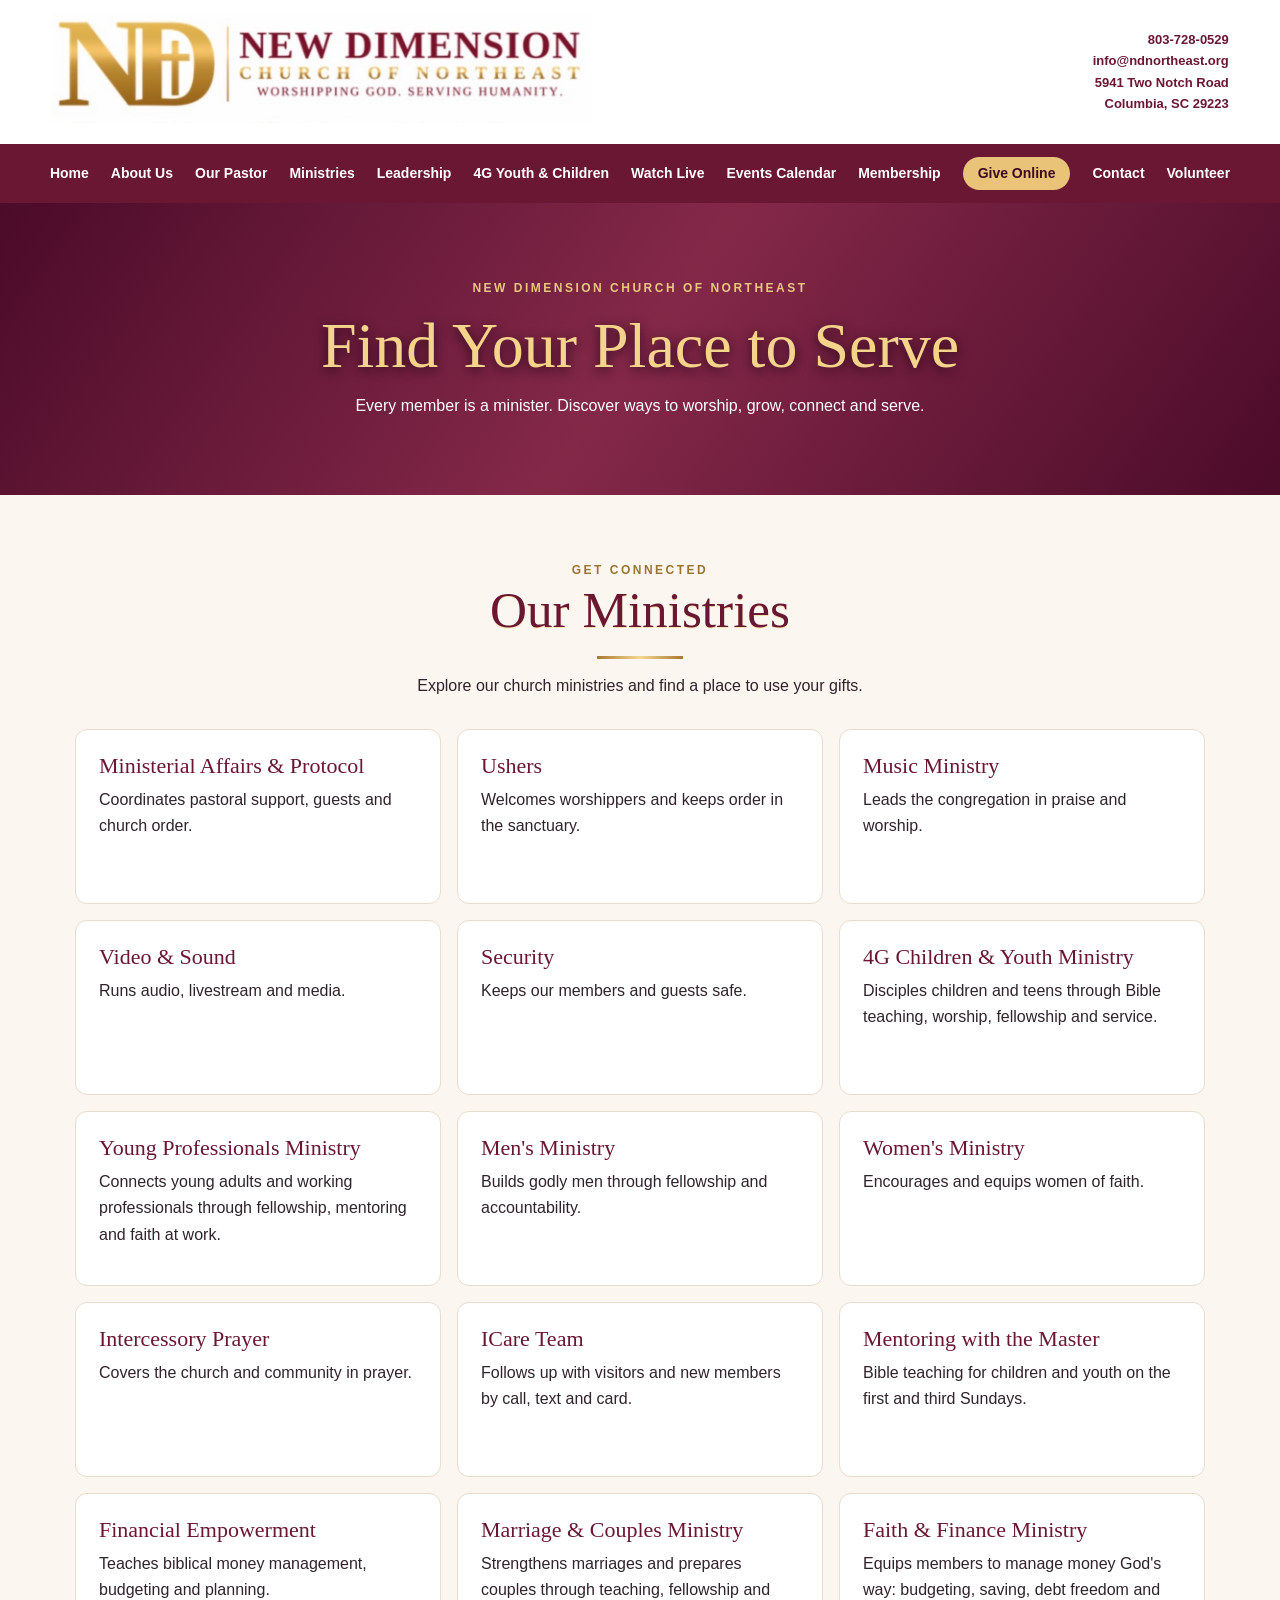
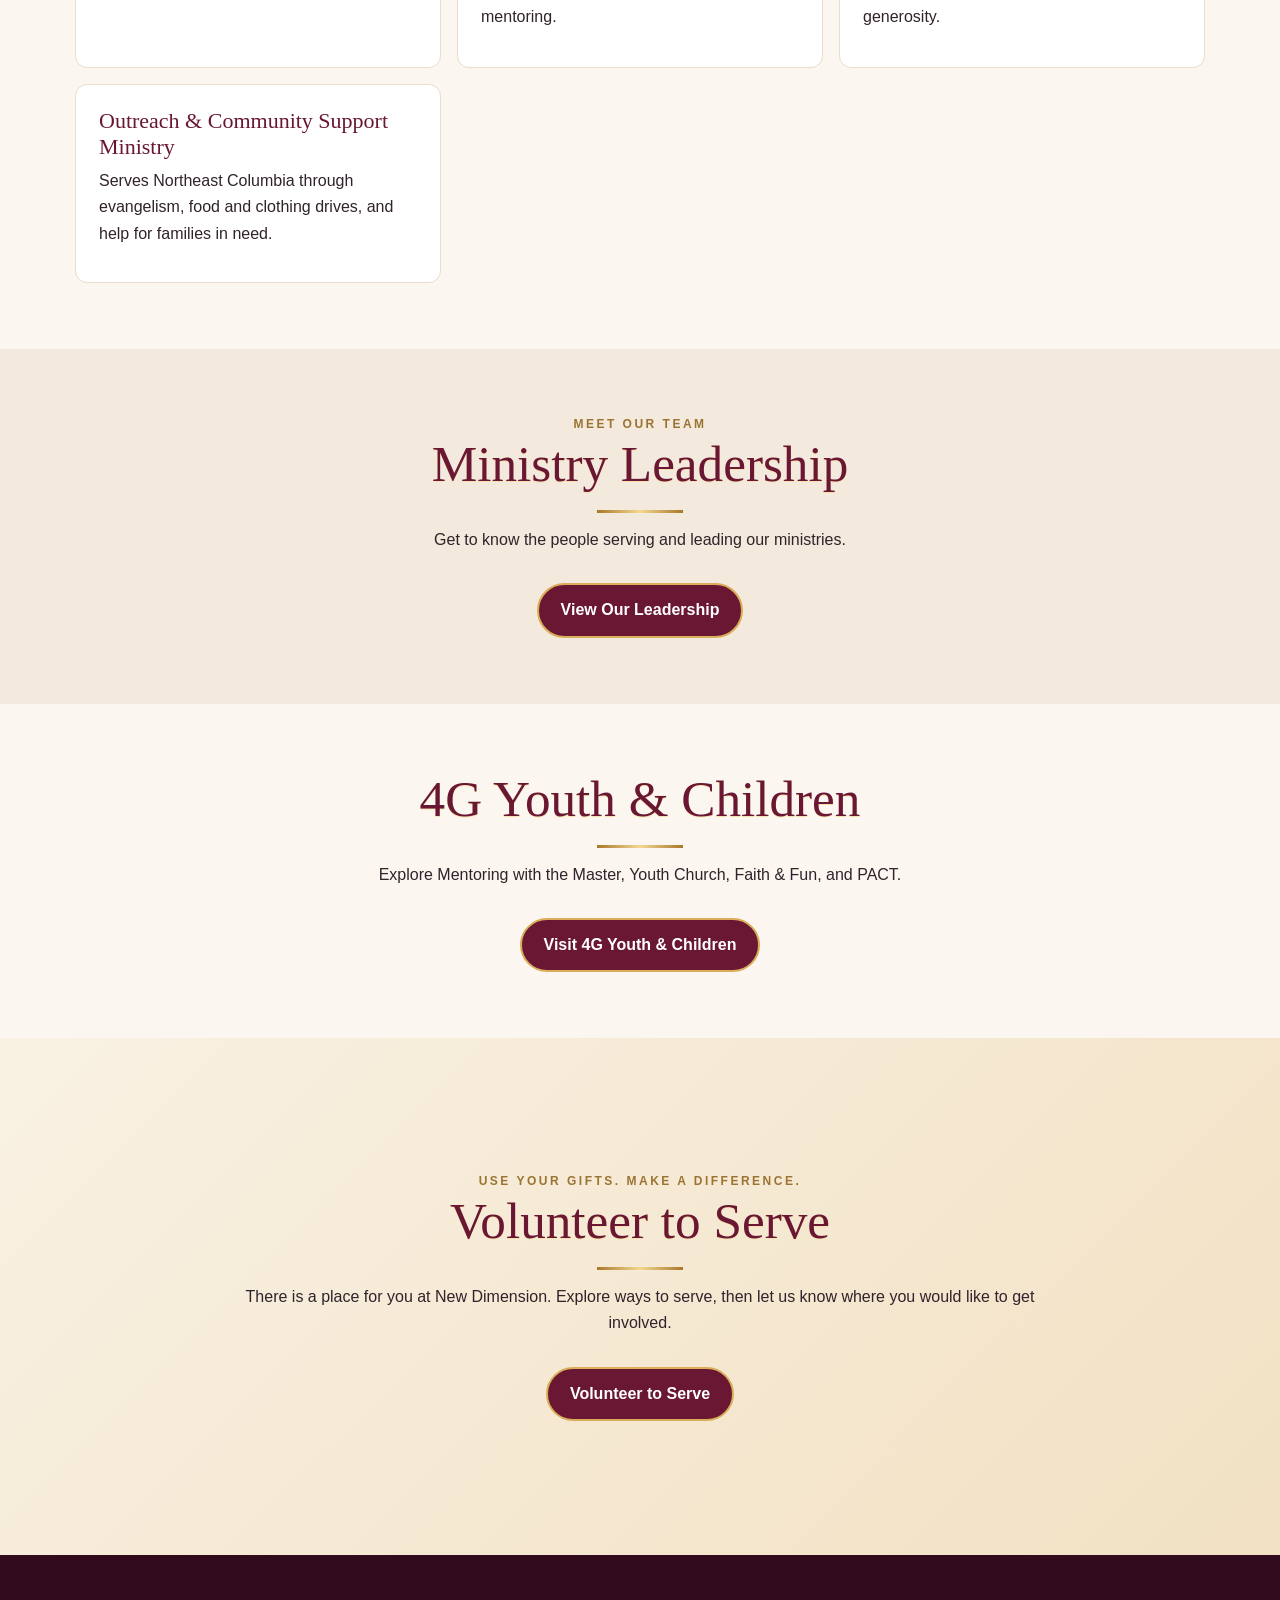
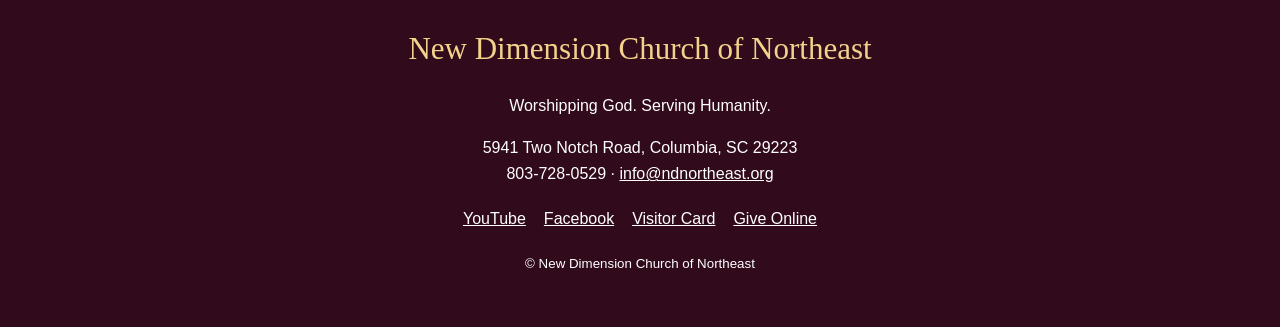
<file: ministries.html>
<!DOCTYPE html>

<html lang="en"><head><meta charset="utf-8"/><meta content="width=device-width,initial-scale=1" name="viewport"/><meta content="#6a1734" name="theme-color"/><meta content="New Dimension Church of Northeast, Columbia SC" name="description"/><title>Our Ministries | New Dimension Church of Northeast</title><link href="style.css" rel="stylesheet"/></head><body><header class="top"><a href="index.html"><img alt="New Dimension Church of Northeast" src="assets/logo.jpg"/></a><div class="contact">803-728-0529<br/>info@ndnortheast.org<br/>5941 Two Notch Road<br/>Columbia, SC 29223</div></header><nav aria-label="Main navigation"><a href="index.html">Home</a><a href="about.html">About Us</a><a href="pastor.html">Our Pastor</a><a href="ministries.html">Ministries</a><a href="leadership.html">Leadership</a><a href="youth.html">4G Youth &amp; Children</a><a href="watch.html">Watch Live</a><a href="calendar.html">Events Calendar</a><a href="membership.html">Membership</a><a class="nav-give" href="giving.html">Give Online</a><a href="contact.html">Contact</a><a href="volunteer.html">Volunteer</a></nav><section class="page-hero"><div class="kicker" style="color:#e8c77d">New Dimension Church of Northeast</div><h1>Find Your Place to Serve</h1><p>Every member is a minister. Discover ways to worship, grow, connect and serve.</p></section><section class="container center"><div class="kicker">Get Connected</div><h2 class="section-title">Our Ministries</h2><p>Explore our church ministries and find a place to use your gifts.</p><div class="grid three" style="text-align:left"><article class="card ministry-card"><h3>Ministerial Affairs &amp; Protocol</h3><p>Coordinates pastoral support, guests and church order.</p></article><article class="card ministry-card"><h3>Ushers</h3><p>Welcomes worshippers and keeps order in the sanctuary.</p></article><article class="card ministry-card"><h3>Music Ministry</h3><p>Leads the congregation in praise and worship.</p></article><article class="card ministry-card"><h3>Video &amp; Sound</h3><p>Runs audio, livestream and media.</p></article><article class="card ministry-card"><h3>Security</h3><p>Keeps our members and guests safe.</p></article><article class="card ministry-card"><h3>4G Children &amp; Youth Ministry</h3><p>Disciples children and teens through Bible teaching, worship, fellowship and service.</p></article><article class="card ministry-card"><h3>Young Professionals Ministry</h3><p>Connects young adults and working professionals through fellowship, mentoring and faith at work.</p></article><article class="card ministry-card"><h3>Men's Ministry</h3><p>Builds godly men through fellowship and accountability.</p></article><article class="card ministry-card"><h3>Women's Ministry</h3><p>Encourages and equips women of faith.</p></article><article class="card ministry-card"><h3>Intercessory Prayer</h3><p>Covers the church and community in prayer.</p></article><article class="card ministry-card"><h3>ICare Team</h3><p>Follows up with visitors and new members by call, text and card.</p></article><article class="card ministry-card"><h3>Mentoring with the Master</h3><p>Bible teaching for children and youth on the first and third Sundays.</p></article><article class="card ministry-card"><h3>Financial Empowerment</h3><p>Teaches biblical money management, budgeting and planning.</p></article><article class="card ministry-card"><h3>Marriage &amp; Couples Ministry</h3><p>Strengthens marriages and prepares couples through teaching, fellowship and mentoring.</p></article><article class="card ministry-card"><h3>Faith &amp; Finance Ministry</h3><p>Equips members to manage money God's way: budgeting, saving, debt freedom and generosity.</p></article><article class="card ministry-card"><h3>Outreach &amp; Community Support Ministry</h3><p>Serves Northeast Columbia through evangelism, food and clothing drives, and help for families in need.</p></article></div></section><section class="highlight"><div class="container center"><div class="kicker">Meet Our Team</div><h2 class="section-title">Ministry Leadership</h2><p>Get to know the people serving and leading our ministries.</p><a class="btn wine" href="leadership.html">View Our Leadership</a></div></section><section class="container center"><h2 class="section-title">4G Youth &amp; Children</h2><p>Explore Mentoring with the Master, Youth Church, Faith &amp; Fun, and PACT.</p><a class="btn wine" href="youth.html">Visit 4G Youth &amp; Children</a></section><section class="volunteer-callout"><div class="container center"><div class="kicker">Use Your Gifts. Make a Difference.</div><h2 class="section-title">Volunteer to Serve</h2><p>There is a place for you at New Dimension. Explore ways to serve, then let us know where you would like to get involved.</p><a class="btn wine" href="volunteer.html">Volunteer to Serve</a></div></section><footer class="footer"><h2>New Dimension Church of Northeast</h2><p>Worshipping God. Serving Humanity.</p><p>5941 Two Notch Road, Columbia, SC 29223<br/>803-728-0529 · <a href="mailto:info@ndnortheast.org">info@ndnortheast.org</a></p><div class="footer-links"><a href="https://www.youtube.com/@newdimensionne" rel="noopener" target="_blank">YouTube</a><a href="https://www.facebook.com/share/19qWXnLJ7E/?mibextid=wwXIfr" rel="noopener" target="_blank">Facebook</a><a href="https://tally.so/r/KpzrRz" rel="noopener" target="_blank">Visitor Card</a><a href="giving.html">Give Online</a></div><small>© New Dimension Church of Northeast</small></footer></body></html>
</file>
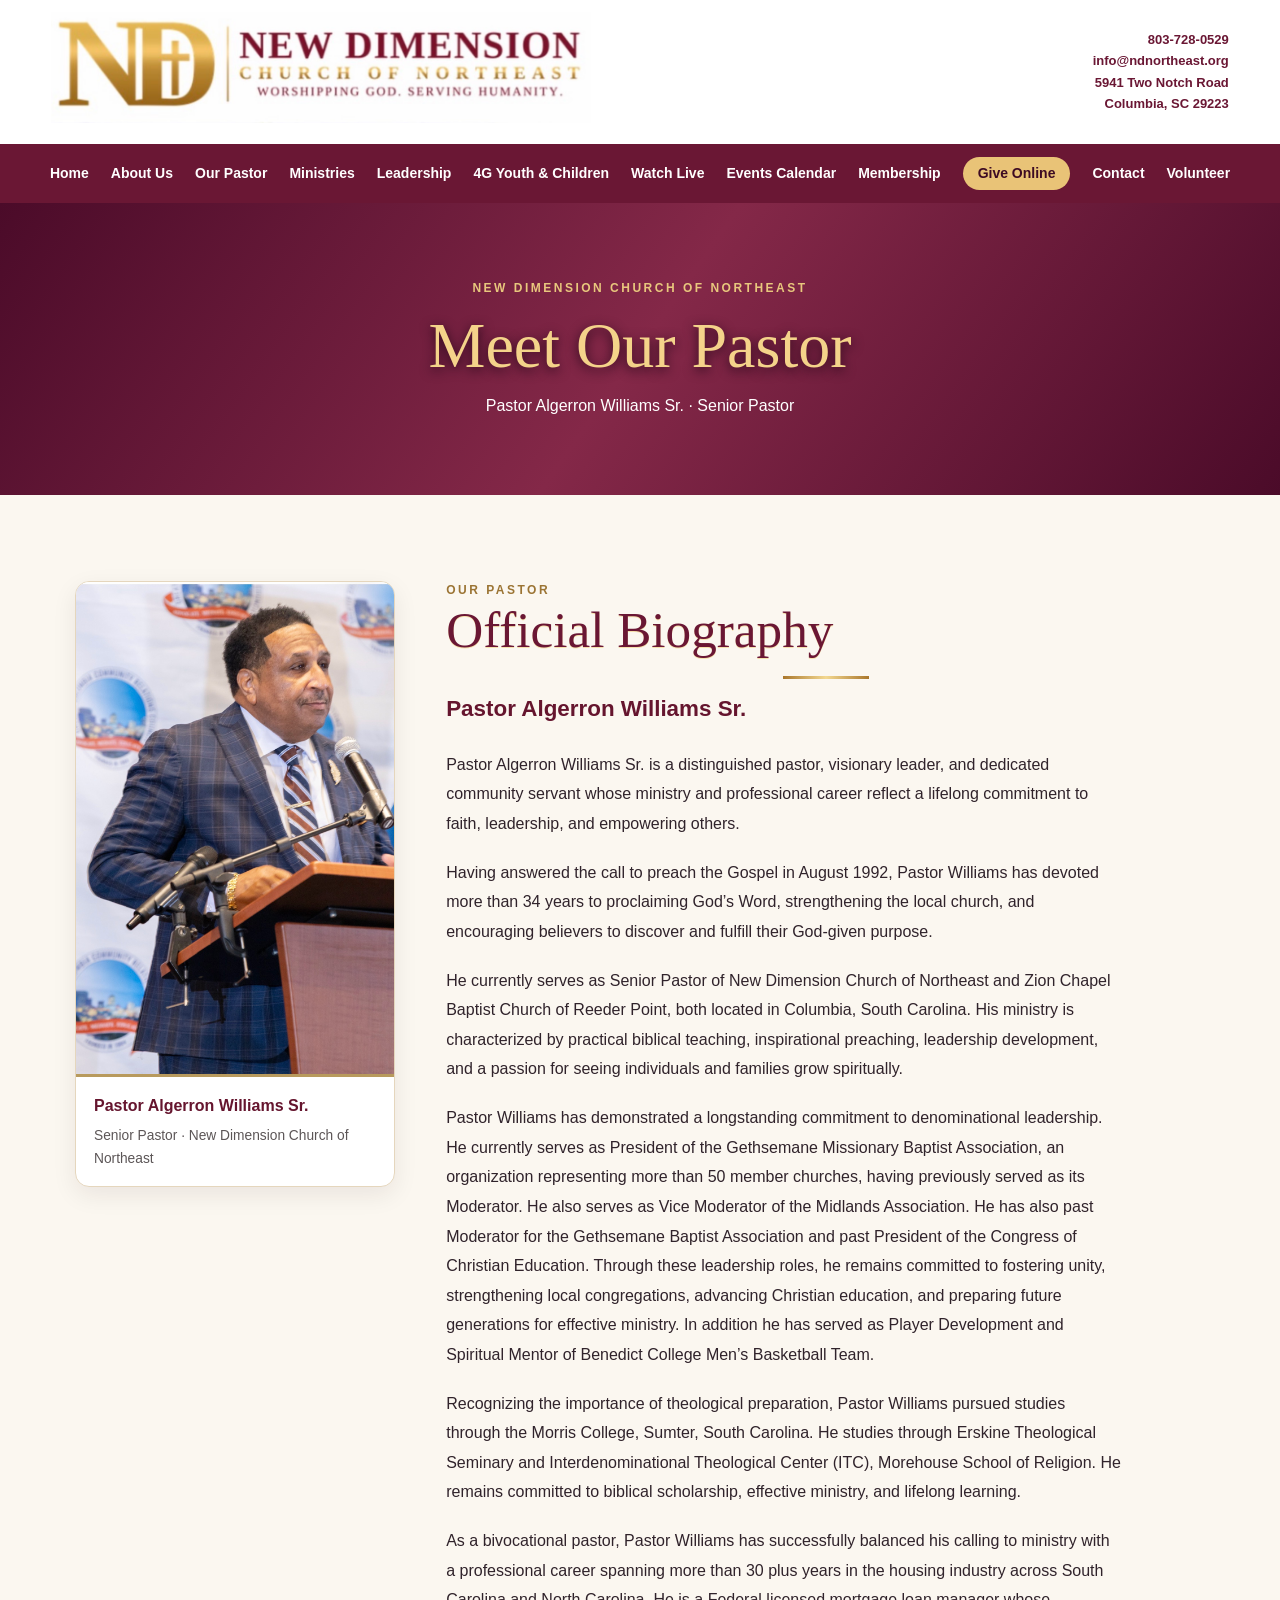
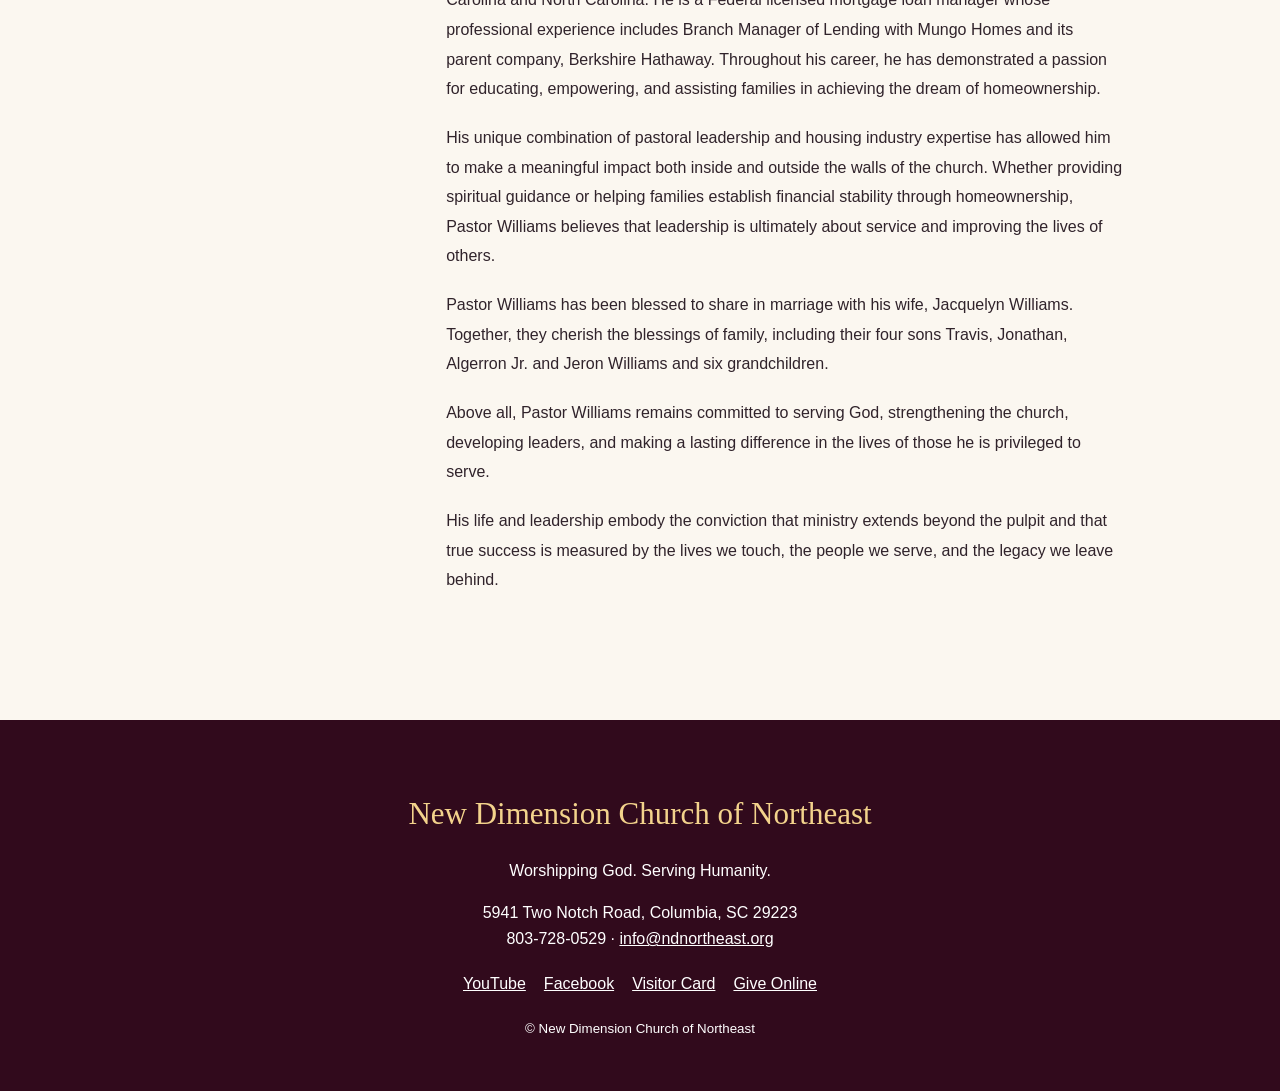
<file: pastor.html>
<!DOCTYPE html>

<html lang="en"><head><meta charset="utf-8"/><meta content="width=device-width,initial-scale=1" name="viewport"/><meta content="#6a1734" name="theme-color"/><meta content="New Dimension Church of Northeast, Columbia SC" name="description"/><title>Our Pastor | New Dimension Church of Northeast</title><link href="style.css" rel="stylesheet"/></head><body><header class="top"><a href="index.html"><img alt="New Dimension Church of Northeast" src="assets/logo.jpg"/></a><div class="contact">803-728-0529<br/>info@ndnortheast.org<br/>5941 Two Notch Road<br/>Columbia, SC 29223</div></header><nav aria-label="Main navigation"><a href="index.html">Home</a><a href="about.html">About Us</a><a href="pastor.html">Our Pastor</a><a href="ministries.html">Ministries</a><a href="leadership.html">Leadership</a><a href="youth.html">4G Youth &amp; Children</a><a href="watch.html">Watch Live</a><a href="calendar.html">Events Calendar</a><a href="membership.html">Membership</a><a class="nav-give" href="giving.html">Give Online</a><a href="contact.html">Contact</a><a href="volunteer.html">Volunteer</a></nav><section class="page-hero"><div class="kicker" style="color:#e8c77d">New Dimension Church of Northeast</div><h1>Meet Our Pastor</h1><p>Pastor Algerron Williams Sr. · Senior Pastor</p></section><section class="container"><div class="official-bio-layout">
<aside class="official-bio-photo"><img alt="Pastor Algerron Williams Sr." src="assets/pastor-bio.jpg"/><div class="bio-photo-caption"><strong>Pastor Algerron Williams Sr.</strong><span>Senior Pastor · New Dimension Church of Northeast</span></div></aside>
<article class="official-bio-copy"><div class="kicker">Our Pastor</div><h2 class="section-title" style="text-align:left">Official Biography</h2><h3>Pastor Algerron Williams Sr.</h3>
<p>Pastor Algerron Williams Sr. is a distinguished pastor, visionary leader, and dedicated community servant whose ministry and professional career reflect a lifelong commitment to faith, leadership, and empowering others.</p>
<p>Having answered the call to preach the Gospel in August 1992, Pastor Williams has devoted more than 34 years to proclaiming God’s Word, strengthening the local church, and encouraging believers to discover and fulfill their God-given purpose.</p>
<p>He currently serves as Senior Pastor of New Dimension Church of Northeast and Zion Chapel Baptist Church of Reeder Point, both located in Columbia, South Carolina. His ministry is characterized by practical biblical teaching, inspirational preaching, leadership development, and a passion for seeing individuals and families grow spiritually.</p>
<p>Pastor Williams has demonstrated a longstanding commitment to denominational leadership. He currently serves as President of the Gethsemane Missionary Baptist Association, an organization representing more than 50 member churches, having previously served as its Moderator. He also serves as Vice Moderator of the Midlands Association. He has also past Moderator for the Gethsemane Baptist Association and past President of the Congress of Christian Education. Through these leadership roles, he remains committed to fostering unity, strengthening local congregations, advancing Christian education, and preparing future generations for effective ministry. In addition he has served as Player Development and Spiritual Mentor of Benedict College Men’s Basketball Team.</p>
<p>Recognizing the importance of theological preparation, Pastor Williams pursued studies through the Morris College, Sumter, South Carolina. He studies through Erskine Theological Seminary and Interdenominational Theological Center (ITC), Morehouse School of Religion. He remains committed to biblical scholarship, effective ministry, and lifelong learning.</p>
<p>As a bivocational pastor, Pastor Williams has successfully balanced his calling to ministry with a professional career spanning more than 30 plus years in the housing industry across South Carolina and North Carolina. He is a Federal licensed mortgage loan manager whose professional experience includes Branch Manager of Lending with Mungo Homes and its parent company, Berkshire Hathaway. Throughout his career, he has demonstrated a passion for educating, empowering, and assisting families in achieving the dream of homeownership.</p>
<p>His unique combination of pastoral leadership and housing industry expertise has allowed him to make a meaningful impact both inside and outside the walls of the church. Whether providing spiritual guidance or helping families establish financial stability through homeownership, Pastor Williams believes that leadership is ultimately about service and improving the lives of others.</p>
<p>Pastor Williams has been blessed to share in marriage with his wife, Jacquelyn Williams. Together, they cherish the blessings of family, including their four sons Travis, Jonathan, Algerron Jr. and Jeron Williams and six grandchildren.</p>
<p>Above all, Pastor Williams remains committed to serving God, strengthening the church, developing leaders, and making a lasting difference in the lives of those he is privileged to serve.</p>
<p>His life and leadership embody the conviction that ministry extends beyond the pulpit and that true success is measured by the lives we touch, the people we serve, and the legacy we leave behind.</p>
</article></div></section><footer class="footer"><h2>New Dimension Church of Northeast</h2><p>Worshipping God. Serving Humanity.</p><p>5941 Two Notch Road, Columbia, SC 29223<br/>803-728-0529 · <a href="mailto:info@ndnortheast.org">info@ndnortheast.org</a></p><div class="footer-links"><a href="https://www.youtube.com/@newdimensionne" rel="noopener" target="_blank">YouTube</a><a href="https://www.facebook.com/share/19qWXnLJ7E/?mibextid=wwXIfr" rel="noopener" target="_blank">Facebook</a><a href="https://tally.so/r/KpzrRz" rel="noopener" target="_blank">Visitor Card</a><a href="giving.html">Give Online</a></div><small>© New Dimension Church of Northeast</small></footer></body></html>
</file>
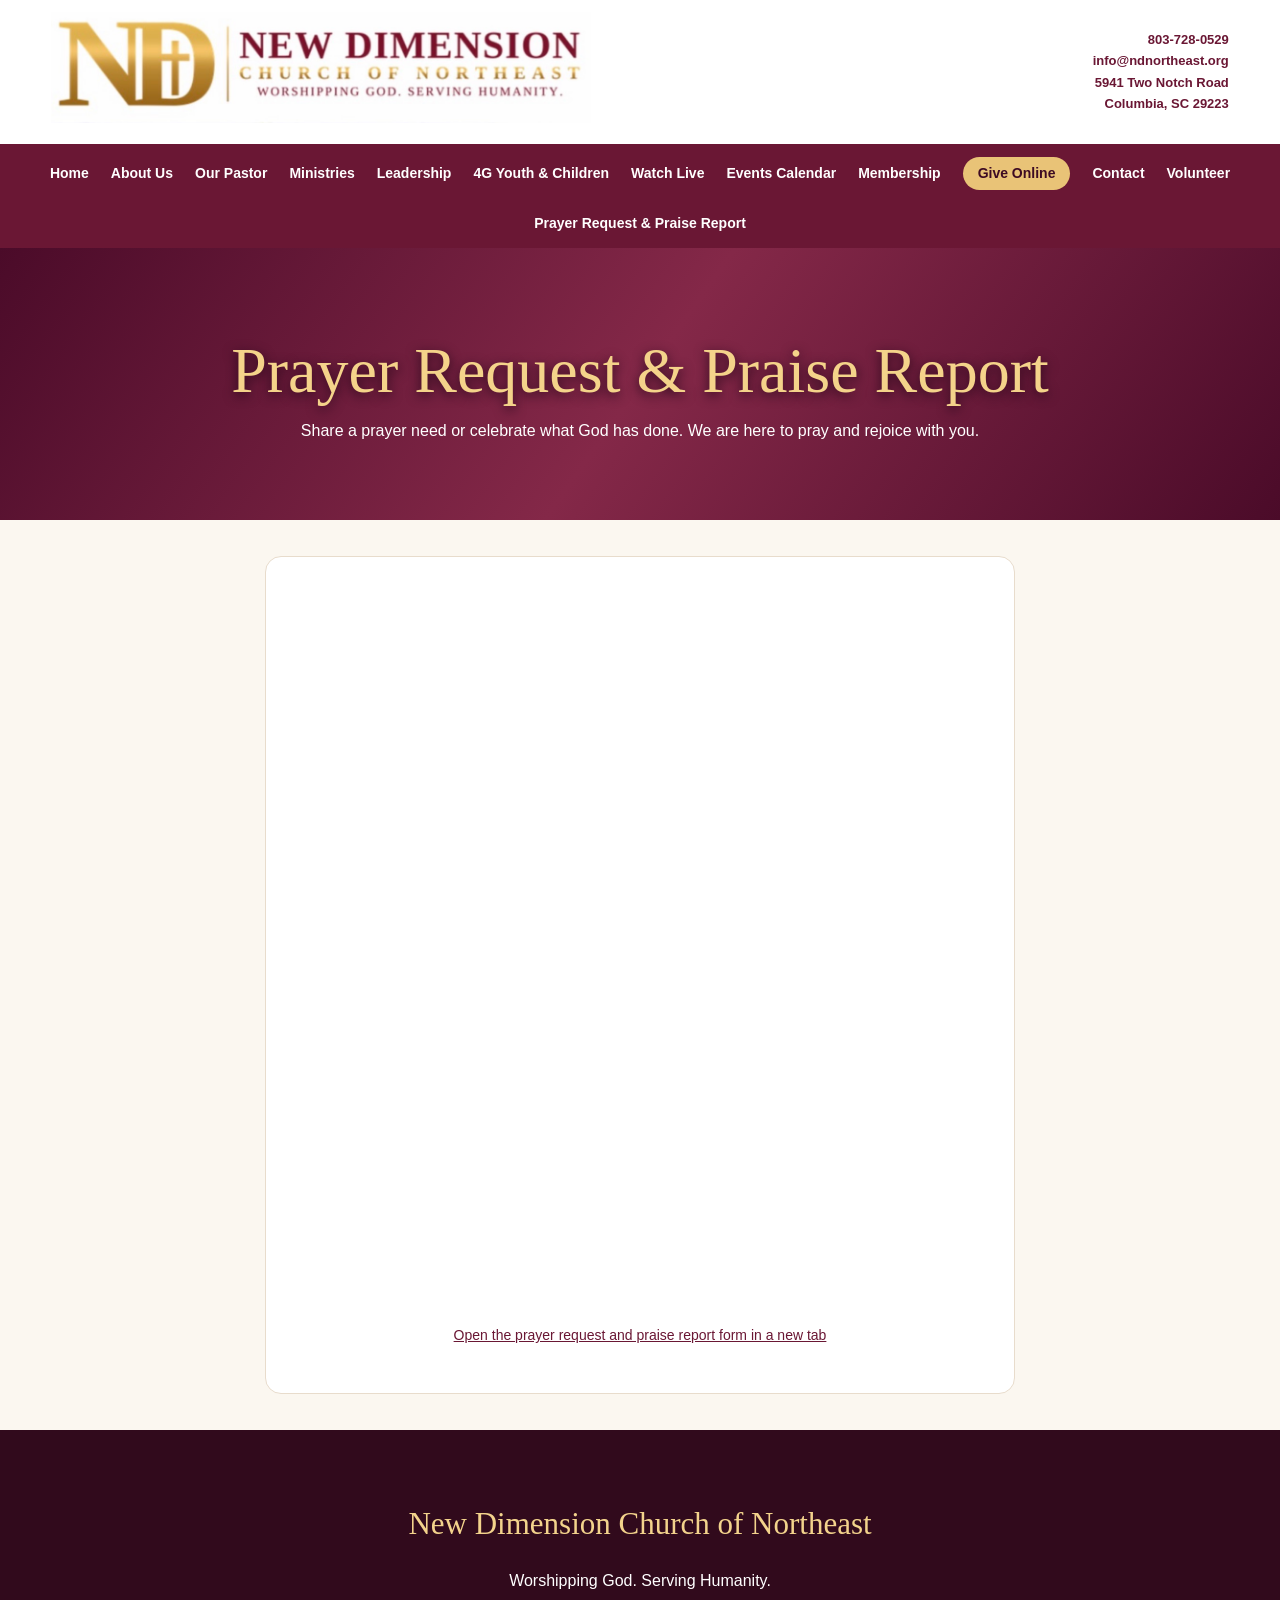
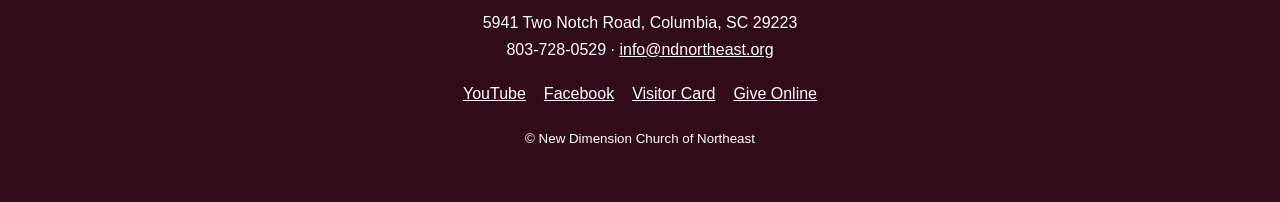
<file: prayer.html>
<!DOCTYPE html>

<html lang="en"><head><meta charset="utf-8"/><meta content="width=device-width,initial-scale=1" name="viewport"/><meta content="#6a1734" name="theme-color"/><meta content="New Dimension Church of Northeast, Columbia SC" name="description"/><title>Prayer Request &amp; Praise Report | New Dimension Church of Northeast</title><link href="style.css" rel="stylesheet"/></head><body><header class="top"><a href="index.html"><img alt="New Dimension Church of Northeast" src="assets/logo.jpg"/></a><div class="contact">803-728-0529<br/>info@ndnortheast.org<br/>5941 Two Notch Road<br/>Columbia, SC 29223</div></header><nav aria-label="Main navigation"><a href="index.html">Home</a><a href="about.html">About Us</a><a href="pastor.html">Our Pastor</a><a href="ministries.html">Ministries</a><a href="leadership.html">Leadership</a><a href="youth.html">4G Youth &amp; Children</a><a href="watch.html">Watch Live</a><a href="calendar.html">Events Calendar</a><a href="membership.html">Membership</a><a class="nav-give" href="giving.html">Give Online</a><a href="contact.html">Contact</a><a href="volunteer.html">Volunteer</a><a href="prayer.html">Prayer Request &amp; Praise Report</a></nav><main><section class="page-hero"><h1>Prayer Request &amp; Praise Report</h1><p>Share a prayer need or celebrate what God has done. We are here to pray and rejoice with you.</p></section><section class="container" style="max-width:800px;padding-top:36px;padding-bottom:36px"><div style="background:#fff;border:1px solid #e8dccc;border-radius:16px;padding:clamp(16px,4vw,32px)"><iframe src="https://tally.so/embed/peDMNV?alignLeft=1&amp;hideTitle=1&amp;transparentBackground=1&amp;dynamicHeight=1" loading="lazy" width="100%" height="721" style="border:0;display:block" title="Prayer request and praise report form"></iframe><script async src="https://tally.so/widgets/embed.js"></script><p style="text-align:center;font-size:14px"><a href="https://tally.so/r/peDMNV" target="_blank" rel="noopener noreferrer" style="text-decoration:underline;color:#6a1734">Open the prayer request and praise report form in a new tab</a></p></div></section></main><footer class="footer"><h2>New Dimension Church of Northeast</h2><p>Worshipping God. Serving Humanity.</p><p>5941 Two Notch Road, Columbia, SC 29223<br/>803-728-0529 · <a href="mailto:info@ndnortheast.org">info@ndnortheast.org</a></p><div class="footer-links"><a href="https://www.youtube.com/@newdimensionne" rel="noopener" target="_blank">YouTube</a><a href="https://www.facebook.com/share/19qWXnLJ7E/?mibextid=wwXIfr" rel="noopener" target="_blank">Facebook</a><a href="https://tally.so/r/KpzrRz" rel="noopener" target="_blank">Visitor Card</a><a href="giving.html">Give Online</a></div><small>© New Dimension Church of Northeast</small></footer></body></html>
</file>
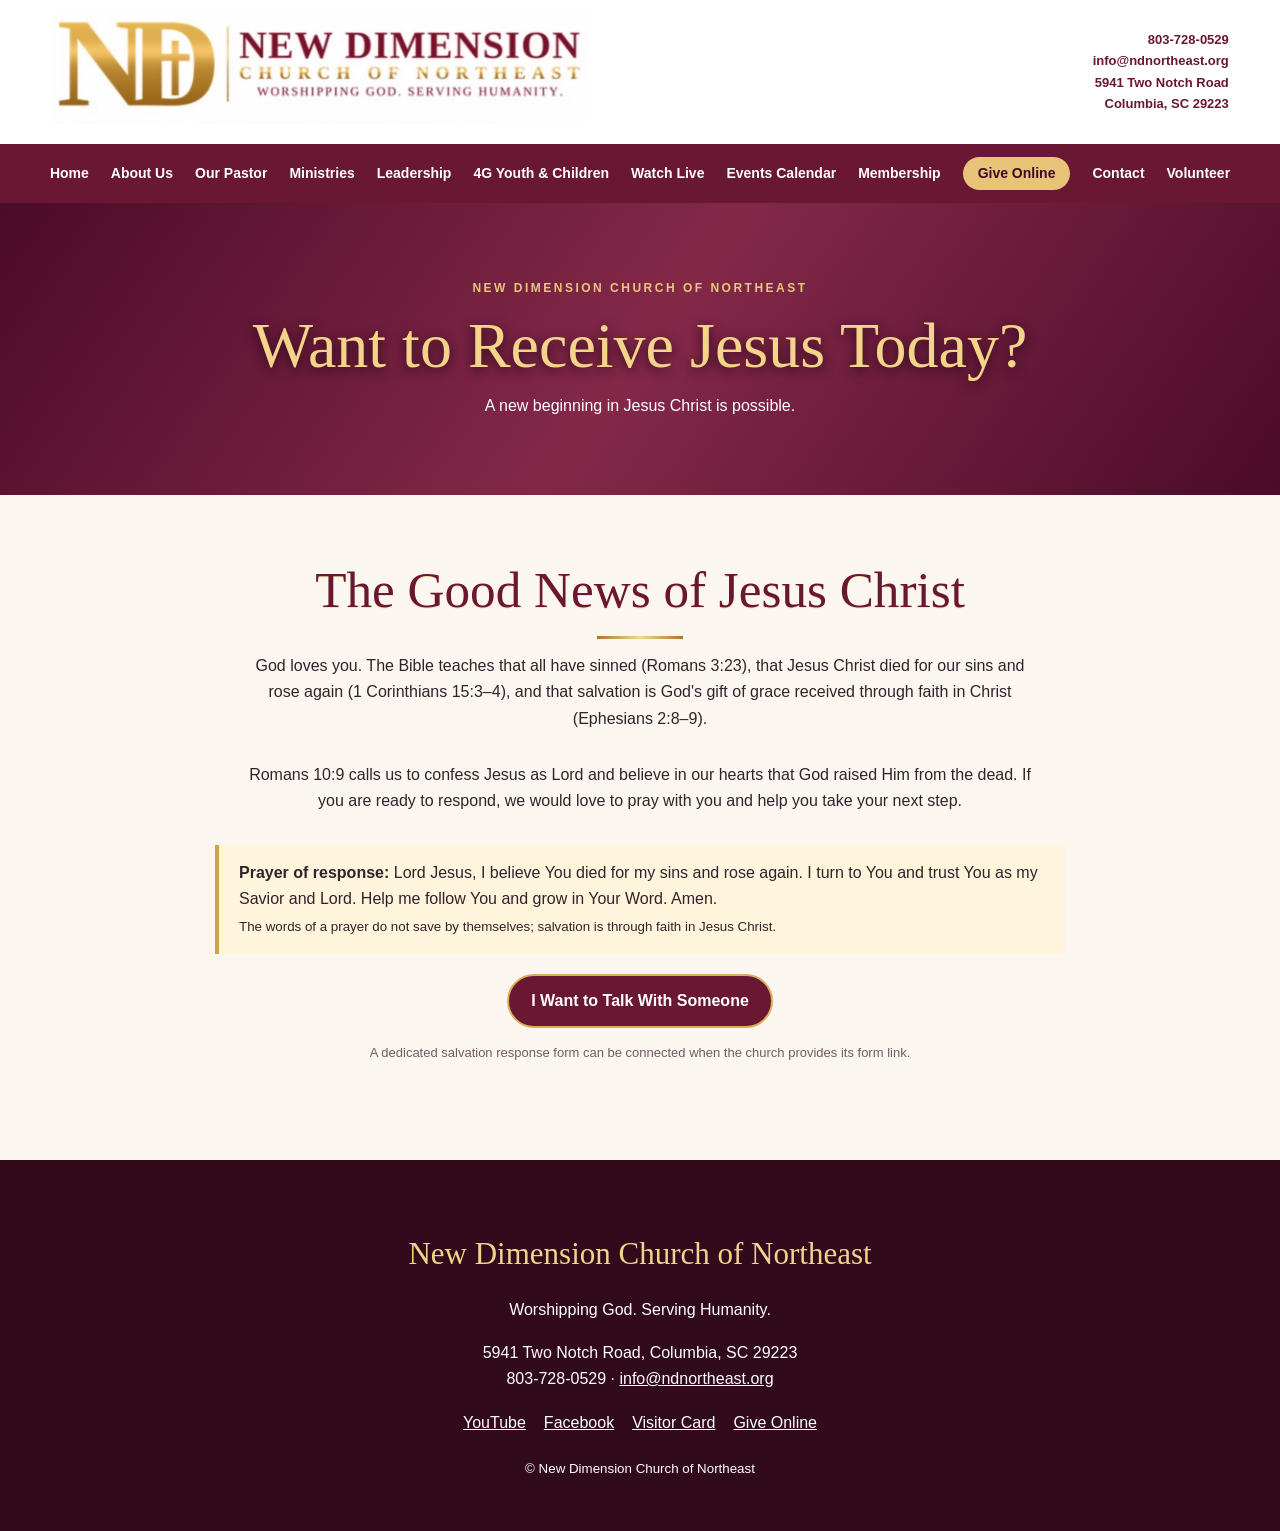
<file: salvation.html>
<!DOCTYPE html>
<html lang="en"><head><meta charset="utf-8"/><meta content="width=device-width,initial-scale=1" name="viewport"/><meta content="#6a1734" name="theme-color"/><meta content="New Dimension Church of Northeast, Columbia SC" name="description"/><title>Receive Jesus Today | New Dimension Church of Northeast</title><link href="style.css" rel="stylesheet"/></head><body><header class="top"><a href="index.html"><img alt="New Dimension Church of Northeast" src="assets/logo.jpg"/></a><div class="contact">803-728-0529<br/>info@ndnortheast.org<br/>5941 Two Notch Road<br/>Columbia, SC 29223</div></header><nav aria-label="Main navigation"><a href="index.html">Home</a><a href="about.html">About Us</a><a href="pastor.html">Our Pastor</a><a href="ministries.html">Ministries</a><a href="leadership.html">Leadership</a><a href="youth.html">4G Youth &amp; Children</a><a href="watch.html">Watch Live</a><a href="calendar.html">Events Calendar</a><a href="membership.html">Membership</a><a class="nav-give" href="giving.html">Give Online</a><a href="contact.html">Contact</a><a href="volunteer.html">Volunteer</a></nav><section class="page-hero"><div class="kicker" style="color:#e8c77d">New Dimension Church of Northeast</div><h1>Want to Receive Jesus Today?</h1><p>A new beginning in Jesus Christ is possible.</p></section><section class="container center"><h2 class="section-title">The Good News of Jesus Christ</h2><p>God loves you. The Bible teaches that all have sinned (Romans 3:23), that Jesus Christ died for our sins and rose again (1 Corinthians 15:3–4), and that salvation is God's gift of grace received through faith in Christ (Ephesians 2:8–9).</p><p>Romans 10:9 calls us to confess Jesus as Lord and believe in our hearts that God raised Him from the dead. If you are ready to respond, we would love to pray with you and help you take your next step.</p><div class="notice"><strong>Prayer of response:</strong> Lord Jesus, I believe You died for my sins and rose again. I turn to You and trust You as my Savior and Lord. Help me follow You and grow in Your Word. Amen.<br/><small>The words of a prayer do not save by themselves; salvation is through faith in Jesus Christ.</small></div><a class="btn wine" href="mailto:info@ndnortheast.org?subject=I%20Want%20to%20Receive%20Jesus%20Today">I Want to Talk With Someone</a><p class="note">A dedicated salvation response form can be connected when the church provides its form link.</p></section><footer class="footer"><h2>New Dimension Church of Northeast</h2><p>Worshipping God. Serving Humanity.</p><p>5941 Two Notch Road, Columbia, SC 29223<br/>803-728-0529 · <a href="mailto:info@ndnortheast.org">info@ndnortheast.org</a></p><div class="footer-links"><a href="https://www.youtube.com/@newdimensionne" rel="noopener" target="_blank">YouTube</a><a href="https://www.facebook.com/share/19qWXnLJ7E/?mibextid=wwXIfr" rel="noopener" target="_blank">Facebook</a><a href="https://tally.so/r/KpzrRz" rel="noopener" target="_blank">Visitor Card</a><a href="giving.html">Give Online</a></div><small>© New Dimension Church of Northeast</small></footer></body></html>
</file>
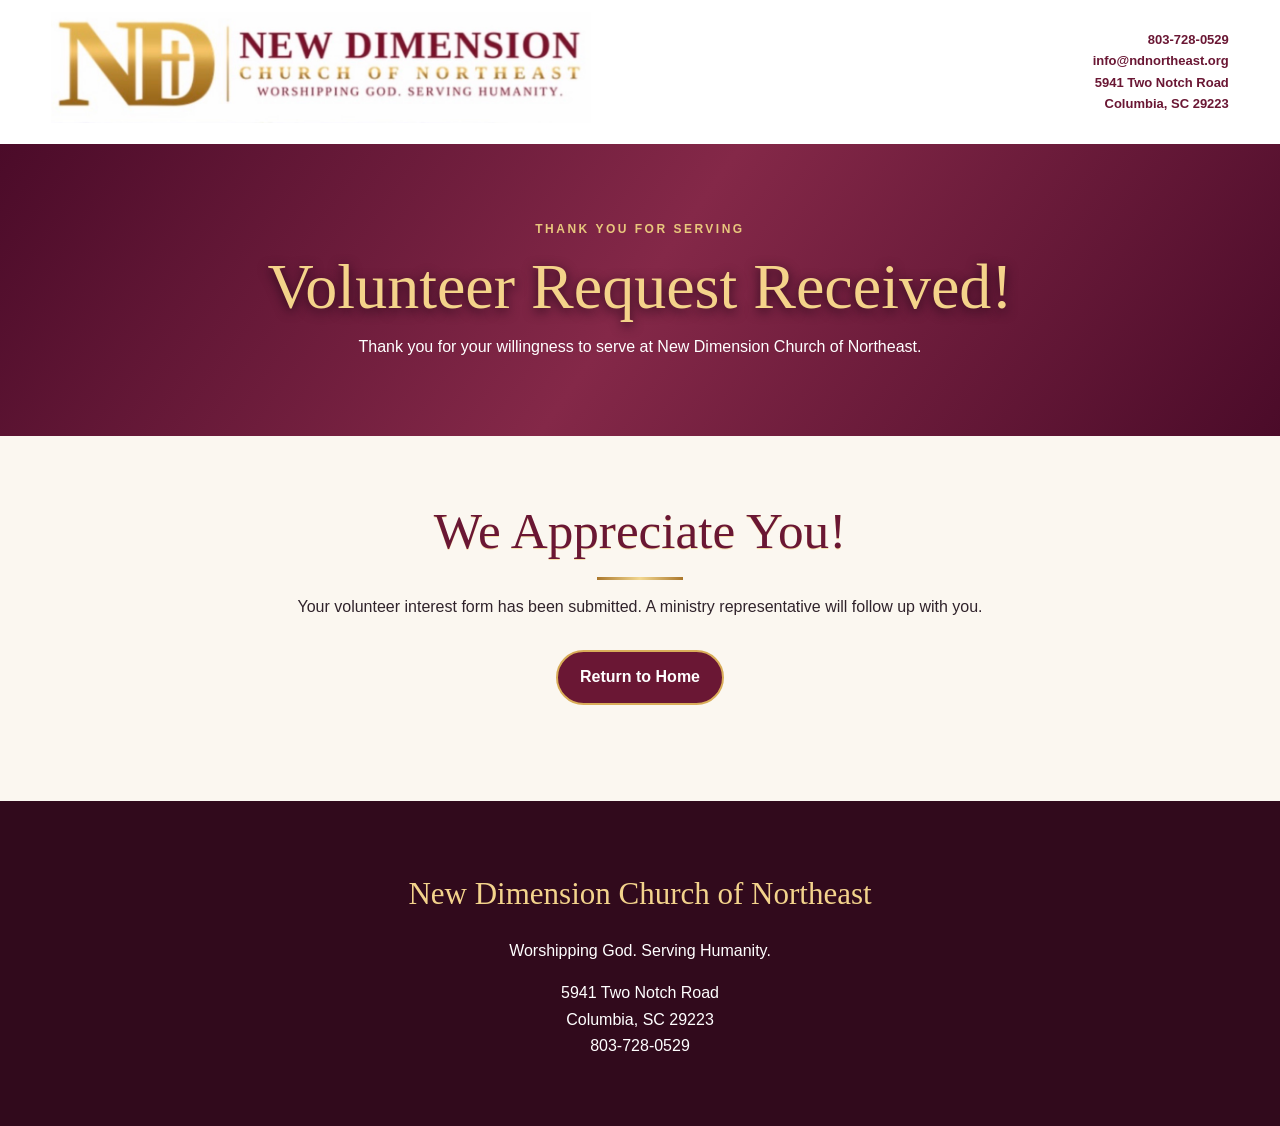
<file: volunteer-success.html>
<!DOCTYPE html>
<html lang="en">
<head>
 <meta charset="UTF-8">
 <meta name="viewport" content="width=device-width, initial-scale=1">  <meta name="theme-color" content="#6a1734">  <title>Volunteer Request Received | New Dimension Church of Northeast</title>  <link rel="stylesheet" href="style.css"> </head> <body>

<header class="top">
 <a href="index.html">
   <img src="assets/logo.jpg" alt="New Dimension Church of Northeast">  </a>  <div class="contact">
   803-728-0529<br>
   info@ndnortheast.org<br>
   5941 Two Notch Road<br>
   Columbia, SC 29223
 </div>
</header>

<section class="page-hero">
 <div class="kicker" style="color:#e8c77d">
   Thank You for Serving
 </div>
 <h1>Volunteer Request Received!</h1>
 <p>
   Thank you for your willingness to serve at
   New Dimension Church of Northeast.
 </p>
</section>

<section class="container center">
 <h2 class="section-title">We Appreciate You!</h2>  <p>
   Your volunteer interest form has been submitted.
   A ministry representative will follow up with you.
 </p>
 <p>
   <a class="btn wine" href="index.html">
     Return to Home
   </a>
 </p>
</section>

<footer class="footer">
 <h2>New Dimension Church of Northeast</h2>  <p>Worshipping God. Serving Humanity.</p>  <p>
   5941 Two Notch Road<br>
   Columbia, SC 29223<br>
   803-728-0529
 </p>
</footer>

</body>
</html>
</file>
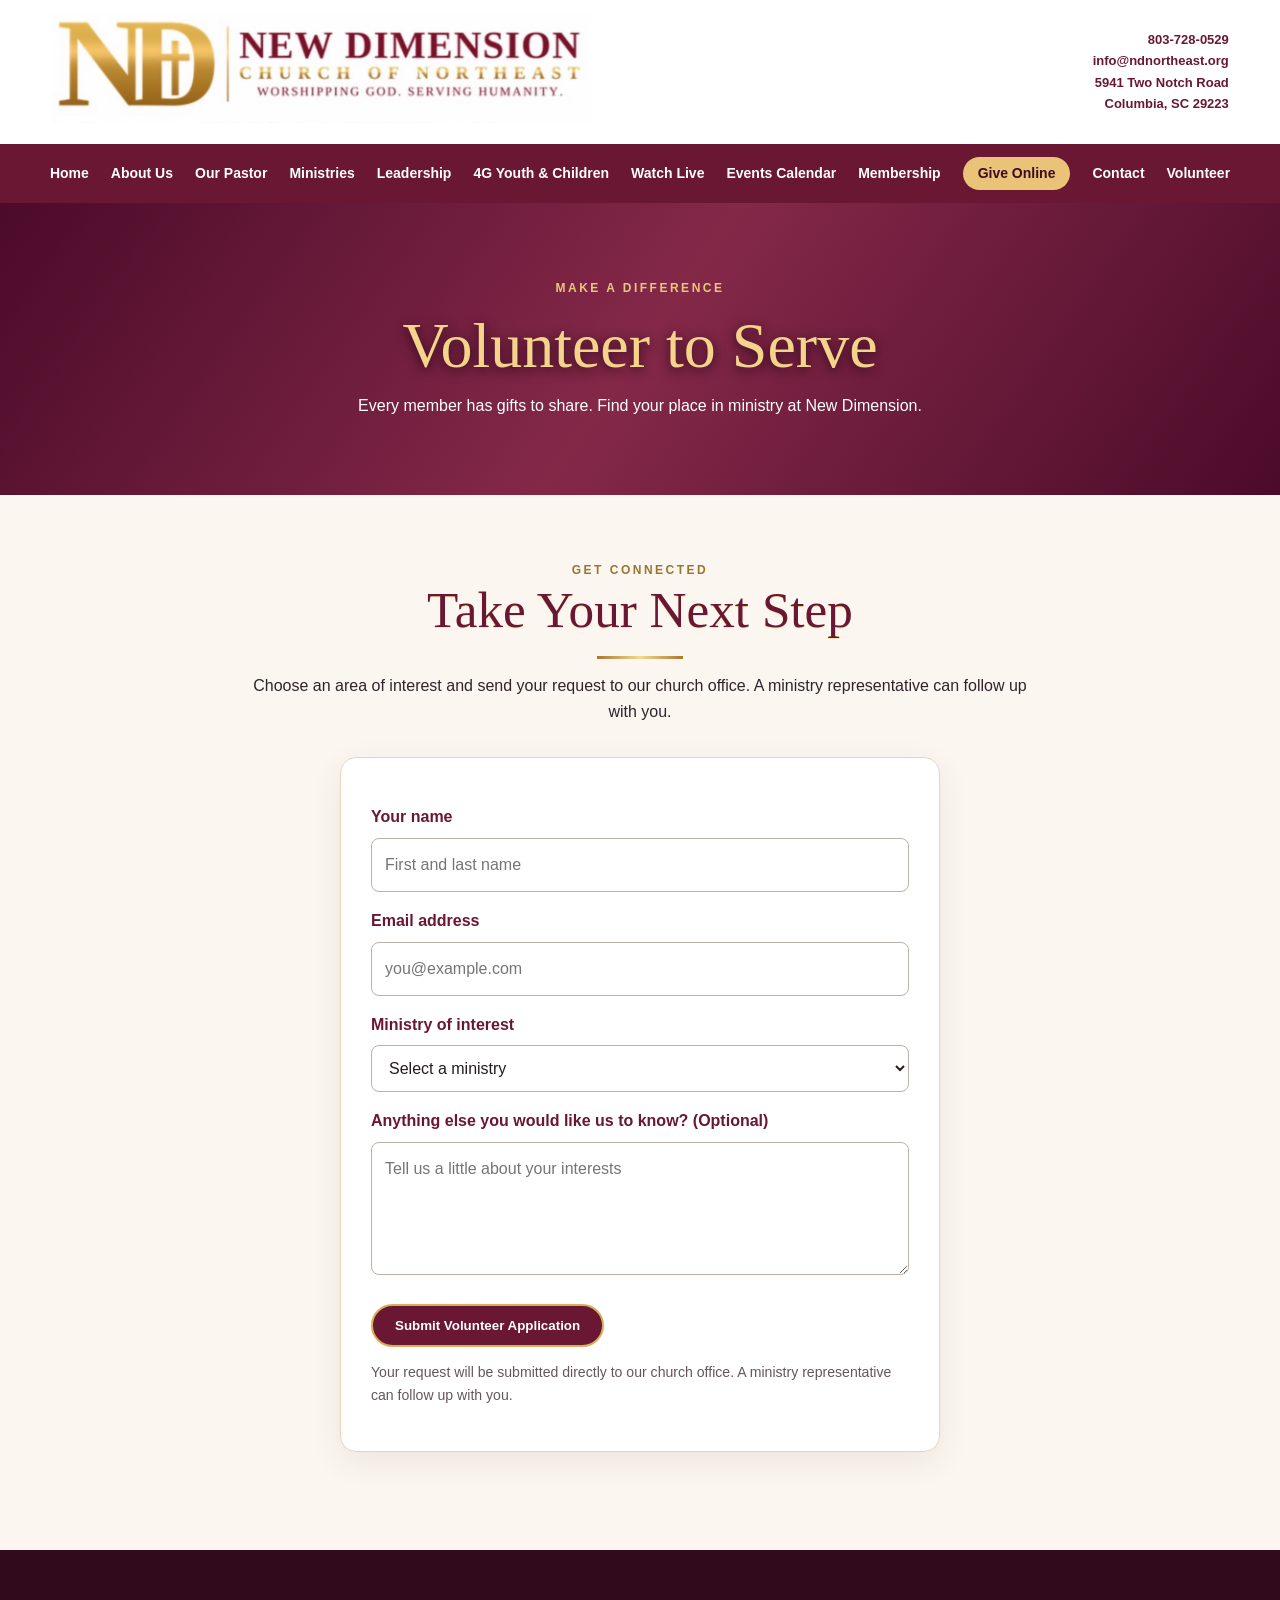
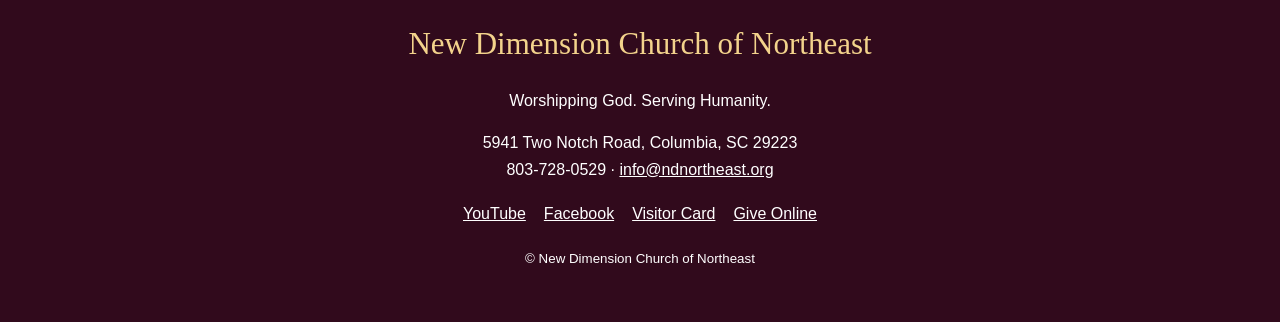
<file: volunteer.html>
<!DOCTYPE html>
<html lang="en">
<head>
<meta charset="utf-8"/>
<meta name="viewport" content="width=device-width,initial-scale=1"/>
<meta name="theme-color" content="#6a1734"/>
<meta name="description" content="New Dimension Church of Northeast, Columbia SC"/>
<title>Volunteer to Serve | New Dimension Church of Northeast</title>
<link href="style.css" rel="stylesheet"/>
</head>
<body>
<header class="top"><a href="index.html"><img alt="New Dimension Church of Northeast" src="assets/logo.jpg"/></a><div class="contact">803-728-0529<br/>info@ndnortheast.org<br/>5941 Two Notch Road<br/>Columbia, SC 29223</div></header>
<nav aria-label="Main navigation"><a href="index.html">Home</a><a href="about.html">About Us</a><a href="pastor.html">Our Pastor</a><a href="ministries.html">Ministries</a><a href="leadership.html">Leadership</a><a href="youth.html">4G Youth &amp; Children</a><a href="watch.html">Watch Live</a><a href="calendar.html">Events Calendar</a><a href="membership.html">Membership</a><a class="nav-give" href="giving.html">Give Online</a><a href="contact.html">Contact</a><a href="volunteer.html">Volunteer</a></nav>
<section class="page-hero"><div class="kicker" style="color:#e8c77d">Make a Difference</div><h1>Volunteer to Serve</h1><p>Every member has gifts to share. Find your place in ministry at New Dimension.</p></section>
<section class="container center"><div class="kicker">Get Connected</div><h2 class="section-title">Take Your Next Step</h2><p>Choose an area of interest and send your request to our church office. A ministry representative can follow up with you.</p>
<form class="volunteer-form" name="volunteer-to-serve" method="POST" data-netlify="true" netlify-honeypot="bot-field" action="/volunteer-success.html">
<input type="hidden" name="form-name" value="volunteer-to-serve"/>
<p hidden><label>Do not fill this out: <input name="bot-field"/></label></p>
<label for="vname">Your name</label><input id="vname" name="name" placeholder="First and last name" required type="text"/>
<label for="vemail">Email address</label><input id="vemail" name="email" placeholder="you@example.com" required type="email"/>
<label for="vministry">Ministry of interest</label><select id="vministry" name="ministry" required>
<option value="">Select a ministry</option>
<option value="Ministerial Affairs &amp; Protocol">Ministerial Affairs &amp; Protocol</option>
<option value="Ushers">Ushers</option><option value="Music">Music</option><option value="Video &amp; Sound">Video &amp; Sound</option><option value="Security">Security</option><option value="4G Children &amp; Youth Ministry">4G Children &amp; Youth Ministry</option><option value="Young Professionals Ministry">Young Professionals Ministry</option><option value="Men's Ministry">Men's Ministry</option><option value="Women's Ministry">Women's Ministry</option><option value="Intercessory Prayer">Intercessory Prayer</option><option value="ICare Team">ICare Team</option><option value="Mentoring with the Master">Mentoring with the Master</option><option value="Financial Empowerment">Financial Empowerment</option><option value="Marriage &amp; Couples Ministry">Marriage &amp; Couples Ministry</option><option value="Faith &amp; Finance Ministry">Faith &amp; Finance Ministry</option><option value="Outreach &amp; Community Support Ministry">Outreach &amp; Community Support Ministry</option><option value="Steward Ministry">Steward Ministry</option><option value="Media Ministry">Media Ministry</option><option value="Associate Ministers Team">Associate Ministers Team</option><option value="Not sure yet — help me find a place">Not sure yet — help me find a place</option>
</select>
<label for="vmessage">Anything else you would like us to know? (Optional)</label><textarea id="vmessage" name="message" placeholder="Tell us a little about your interests" rows="4"></textarea>
<button class="btn wine" type="submit">Submit Volunteer Application</button>
<p class="form-note">Your request will be submitted directly to our church office. A ministry representative can follow up with you.</p>
</form></section>
<footer class="footer"><h2>New Dimension Church of Northeast</h2><p>Worshipping God. Serving Humanity.</p><p>5941 Two Notch Road, Columbia, SC 29223<br/>803-728-0529 · <a href="mailto:info@ndnortheast.org">info@ndnortheast.org</a></p><div class="footer-links"><a href="https://urldefense.com/v3/__https://www.youtube.com/@newdimensionne__;!!KHirrl6noV950oc!6JEVwHebXlpt8PJbRTlyL9VyVDGSaPPHpwMNwWlTmzcoYJ2GDGW5-8rAh3MTcBtRCdJuk0EeBDAd4DRS6tUXrMAXs_tY$" rel="noopener" target="_blank">YouTube</a><a href="https://urldefense.com/v3/__https://www.facebook.com/share/19qWXnLJ7E/?mibextid=wwXIfr__;!!KHirrl6noV950oc!6JEVwHebXlpt8PJbRTlyL9VyVDGSaPPHpwMNwWlTmzcoYJ2GDGW5-8rAh3MTcBtRCdJuk0EeBDAd4DRS6tUXrOgoOmJv$" rel="noopener" target="_blank">Facebook</a><a href="https://urldefense.com/v3/__https://tally.so/r/KpzrRz__;!!KHirrl6noV950oc!6JEVwHebXlpt8PJbRTlyL9VyVDGSaPPHpwMNwWlTmzcoYJ2GDGW5-8rAh3MTcBtRCdJuk0EeBDAd4DRS6tUXrJJqVCM7$" rel="noopener" target="_blank">Visitor Card</a><a href="giving.html">Give Online</a></div><small>© New Dimension Church of Northeast</small></footer>
</body></html>
</file>
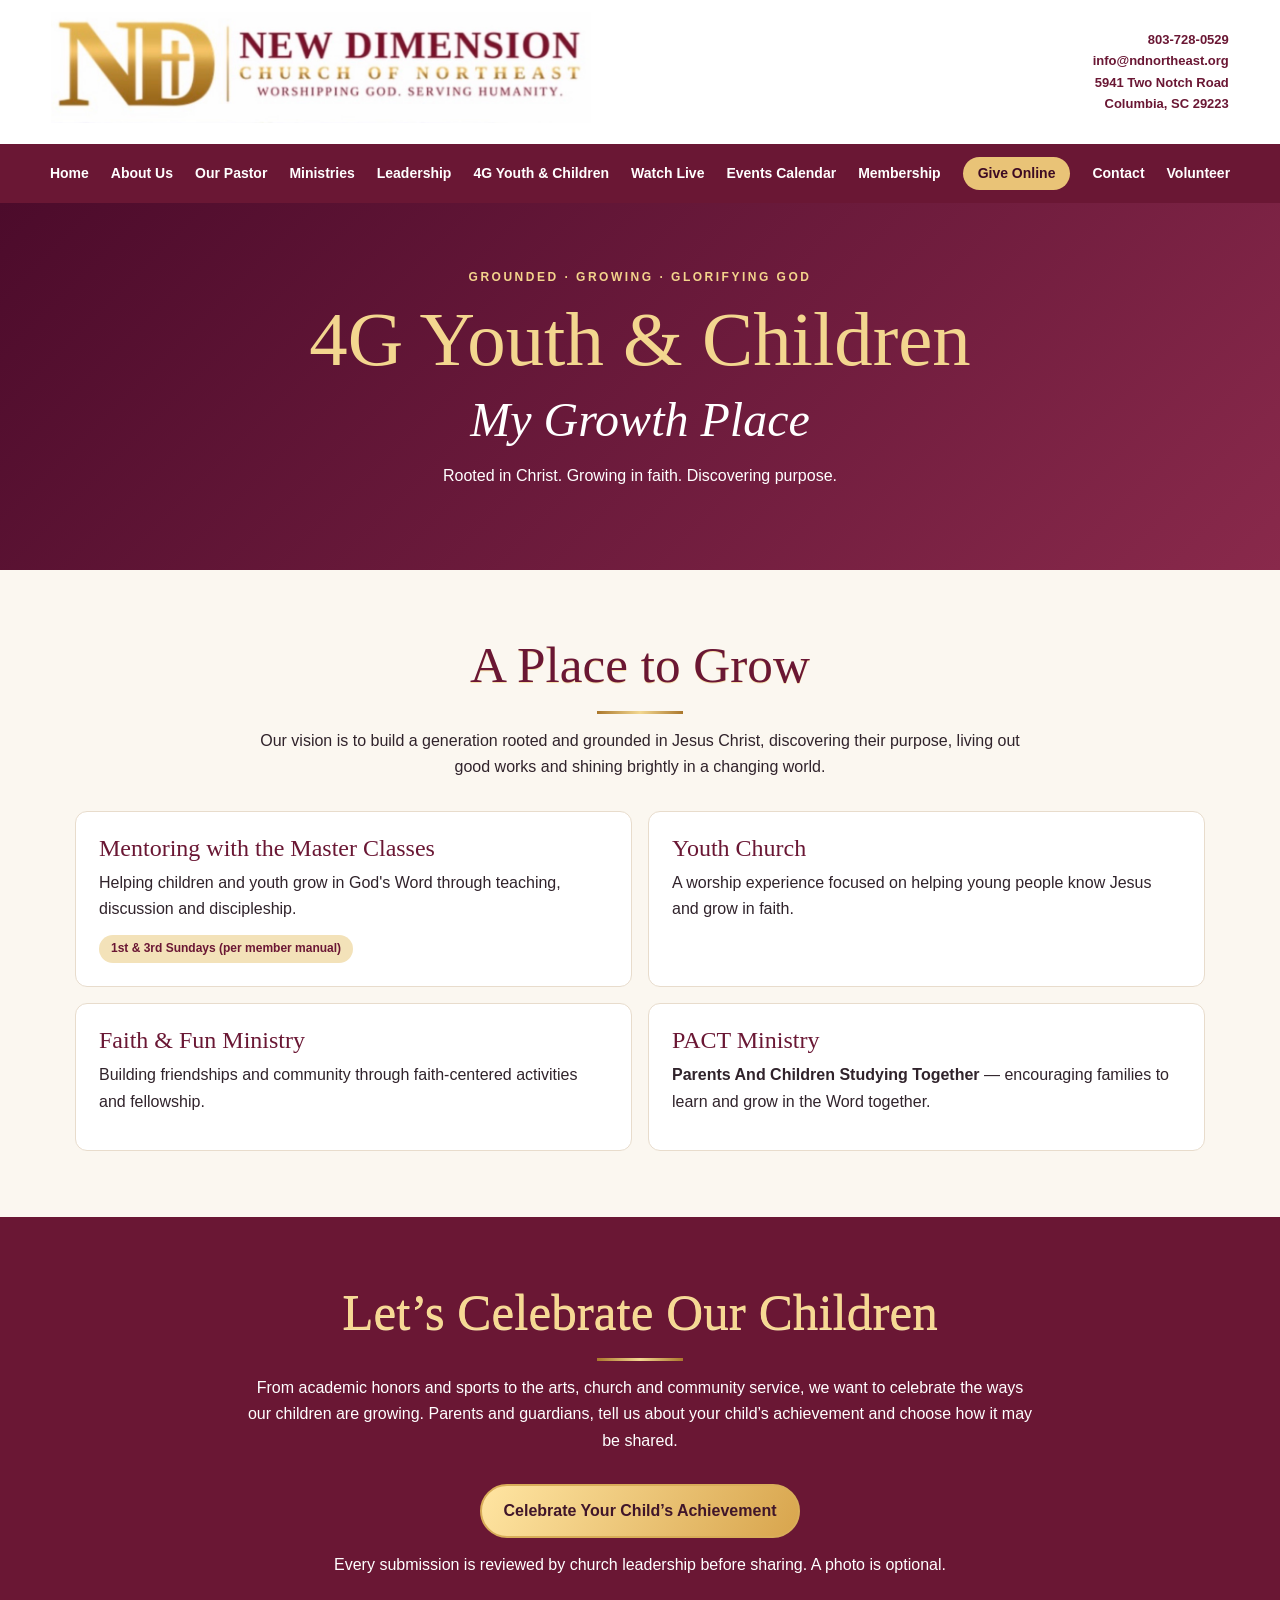
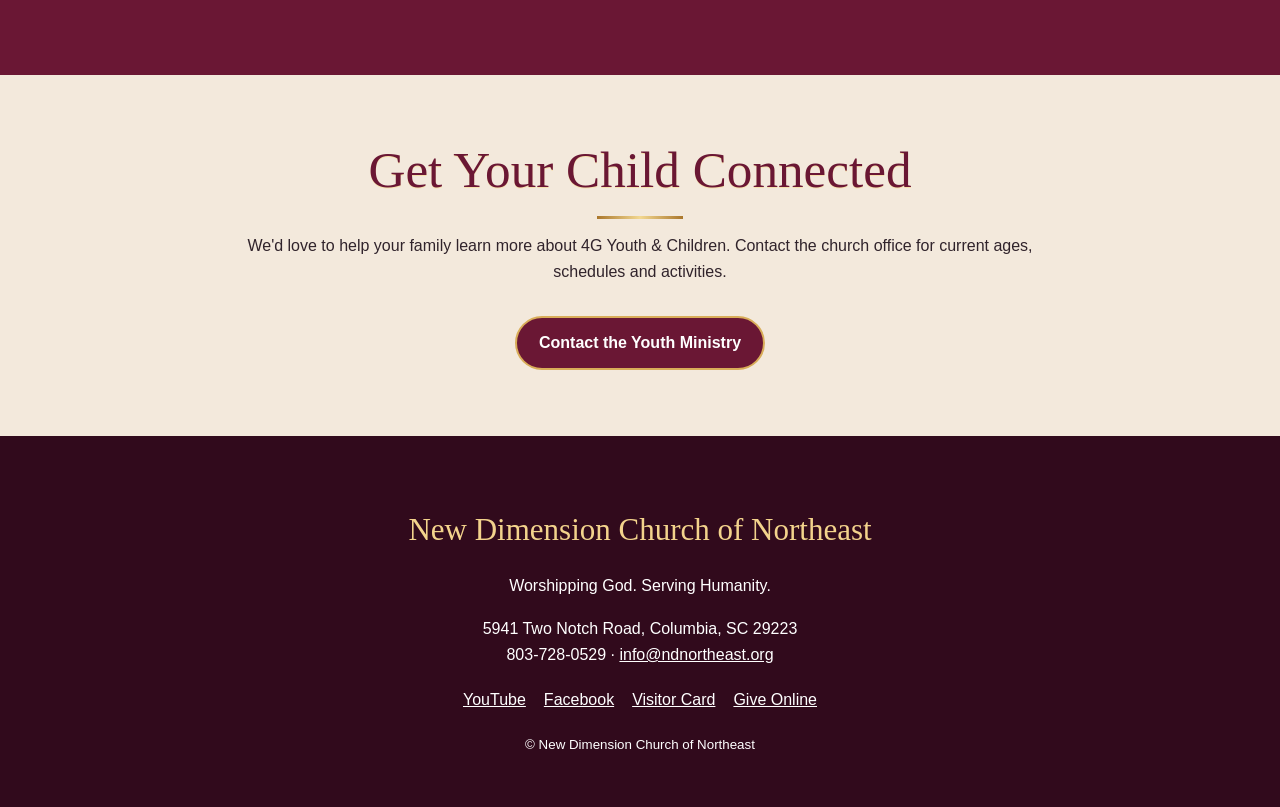
<file: youth.html>
<!DOCTYPE html>
<html lang="en"><head><meta charset="utf-8"/><meta content="width=device-width,initial-scale=1" name="viewport"/><meta content="#6a1734" name="theme-color"/><meta content="New Dimension Church of Northeast, Columbia SC" name="description"/><title>4G Youth &amp; Children | New Dimension Church of Northeast</title><link href="style.css" rel="stylesheet"/></head><body><header class="top"><a href="index.html"><img alt="New Dimension Church of Northeast" src="assets/logo.jpg"/></a><div class="contact">803-728-0529<br/>info@ndnortheast.org<br/>5941 Two Notch Road<br/>Columbia, SC 29223</div></header><nav aria-label="Main navigation"><a href="index.html">Home</a><a href="about.html">About Us</a><a href="pastor.html">Our Pastor</a><a href="ministries.html">Ministries</a><a href="leadership.html">Leadership</a><a href="youth.html">4G Youth &amp; Children</a><a href="watch.html">Watch Live</a><a href="calendar.html">Events Calendar</a><a href="membership.html">Membership</a><a class="nav-give" href="giving.html">Give Online</a><a href="contact.html">Contact</a><a href="volunteer.html">Volunteer</a></nav><section class="youth-hero"><div class="kicker" style="color:#f4d48c">Grounded · Growing · Glorifying God</div><h1>4G Youth &amp; Children</h1><h2>My Growth Place</h2><p>Rooted in Christ. Growing in faith. Discovering purpose.</p></section><section class="container center"><h2 class="section-title">A Place to Grow</h2><p>Our vision is to build a generation rooted and grounded in Jesus Christ, discovering their purpose, living out good works and shining brightly in a changing world.</p><div class="grid two" style="text-align:left"><article class="card"><h3>Mentoring with the Master Classes</h3><p>Helping children and youth grow in God's Word through teaching, discussion and discipleship.</p><span class="badge">1st &amp; 3rd Sundays (per member manual)</span></article><article class="card"><h3>Youth Church</h3><p>A worship experience focused on helping young people know Jesus and grow in faith.</p></article><article class="card"><h3>Faith &amp; Fun Ministry</h3><p>Building friendships and community through faith-centered activities and fellowship.</p></article><article class="card"><h3>PACT Ministry</h3><p><strong>Parents And Children Studying Together</strong> — encouraging families to learn and grow in the Word together.</p></article></div></section><section class="band" aria-labelledby="achievement-title"><div class="container center"><h2 class="section-title" id="achievement-title">Let’s Celebrate Our Children</h2><p>From academic honors and sports to the arts, church and community service, we want to celebrate the ways our children are growing. Parents and guardians, tell us about your child’s achievement and choose how it may be shared.</p><a class="btn gold" href="https://tally.so/r/6DZ91A" target="_blank" rel="noopener noreferrer">Celebrate Your Child’s Achievement</a><p>Every submission is reviewed by church leadership before sharing. A photo is optional.</p></div></section><section class="highlight"><div class="container center"><h2 class="section-title">Get Your Child Connected</h2><p>We'd love to help your family learn more about 4G Youth &amp; Children. Contact the church office for current ages, schedules and activities.</p><a class="btn wine" href="mailto:info@ndnortheast.org?subject=4G%20Youth%20and%20Children%20Ministry">Contact the Youth Ministry</a></div></section><footer class="footer"><h2>New Dimension Church of Northeast</h2><p>Worshipping God. Serving Humanity.</p><p>5941 Two Notch Road, Columbia, SC 29223<br/>803-728-0529 · <a href="mailto:info@ndnortheast.org">info@ndnortheast.org</a></p><div class="footer-links"><a href="https://www.youtube.com/@newdimensionne" rel="noopener" target="_blank">YouTube</a><a href="https://www.facebook.com/share/19qWXnLJ7E/?mibextid=wwXIfr" rel="noopener" target="_blank">Facebook</a><a href="https://tally.so/r/KpzrRz" rel="noopener" target="_blank">Visitor Card</a><a href="giving.html">Give Online</a></div><small>© New Dimension Church of Northeast</small></footer></body></html>
</file>
<file: style.css>
:root{--wine:#6a1734;--dark:#3d0b23;--gold:#d9ad59;--cream:#fbf7f0;--ink:#30232b}*{box-sizing:border-box}html{scroll-behavior:smooth}body{margin:0;font-family:Arial,Helvetica,sans-serif;color:var(--ink);background:var(--cream);line-height:1.65}a{text-decoration:none;color:inherit}a:focus-visible,button:focus-visible{outline:3px solid #e0ae39;outline-offset:3px}.top{background:white;padding:12px max(4%,calc((100% - 1240px)/2));display:flex;align-items:center;justify-content:space-between;gap:15px}.top img{width:min(540px,70%);height:auto}.contact{font-size:13px;text-align:right;color:var(--wine);font-weight:bold}nav{background:var(--wine);color:white;display:flex;align-items:center;justify-content:center;gap:22px;flex-wrap:wrap;padding:13px 16px;font-size:14px;font-weight:bold}nav a:hover{color:#f2d69e}.nav-give{background:#e9c377;color:#3d0b23;border-radius:20px;padding:5px 15px}.hero{min-height:590px;background:#380b21;position:relative;display:flex;align-items:center;justify-content:flex-end;overflow:hidden}.hero video,.hero .still{position:absolute;inset:0;width:100%;height:100%;object-fit:cover;object-position:center 32%}.hero .still{background:url('assets/pastor-preaching.jpg') center/cover}.shade{position:absolute;inset:0;background:linear-gradient(90deg,transparent 3%,rgba(45,3,22,.25) 38%,rgba(51,3,23,.92) 72%)}.hero-content{position:relative;z-index:1;color:white;text-align:center;width:55%;padding:55px 5%}.hero h1{font:normal clamp(43px,5.5vw,80px)/1.05 Georgia,serif;color:#f3d58f;text-shadow:0 3px 12px #230310;margin:8px 0}.eyebrow{font:clamp(20px,2.5vw,37px) Georgia,serif;letter-spacing:2px}.tagline{font:italic clamp(18px,2vw,29px) Georgia,serif}.buttons{display:flex;flex-wrap:wrap;gap:13px;justify-content:center;margin:24px 0}.btn{display:inline-block;padding:12px 22px;border:2px solid var(--gold);border-radius:30px;color:var(--wine);background:white;font-weight:700;transition:transform .2s}.btn:hover{transform:translateY(-2px)}.btn.gold{background:linear-gradient(120deg,#ffe5a2,#d8a54d);color:#40162a}.btn.wine{background:var(--wine);color:white}.hero .btn:not(.gold){color:white;background:transparent}.pause{position:absolute;bottom:18px;right:18px;z-index:3;background:rgba(50,6,24,.8);border:1px solid #fff;color:white;padding:8px 14px;border-radius:20px;cursor:pointer}.pastor-label{position:absolute;bottom:18px;left:3%;z-index:2;color:white;background:#651633d9;border:1px solid var(--gold);border-radius:24px;padding:8px 16px;font:italic 17px Georgia,serif}.container{max-width:1180px;margin:auto;padding:66px 25px}.center{text-align:center}.section-title{font:normal clamp(33px,4vw,55px) Georgia,serif;color:var(--wine);margin:0 0 12px;line-height:1.15;text-shadow:0 1px 0 #f6e0ac}.section-title:after{content:'';display:block;width:86px;height:3px;background:linear-gradient(90deg,#aa772c,#f3d891,#aa772c);margin:16px auto 0}.center>p{max-width:790px;margin:14px auto 30px}.kicker{text-transform:uppercase;color:#9b7434;letter-spacing:2.5px;font-size:12px;font-weight:800}.band{background:var(--wine);color:#fff}.band .section-title{color:#f6d993}.tiles,.grid{display:grid;grid-template-columns:repeat(4,1fr);gap:16px}.tiles{padding:28px 5%;background:white}.tile,.card{padding:23px;border-radius:12px;background:white;border:1px solid #e8dccc}.tile{text-align:center}.tile strong{display:block;font:700 20px Georgia,serif;color:var(--wine)}.tile span{font-size:13px}.grid.three{grid-template-columns:repeat(3,1fr)}.grid.two{grid-template-columns:repeat(2,1fr)}.card h3{color:var(--wine);font:normal 24px Georgia,serif;margin:0 0 8px}.card p{margin:4px 0 12px}.card small{color:#76606a}.two-col{display:grid;grid-template-columns:1fr 1fr;align-items:center;gap:35px}.two-col img{width:100%;border-radius:14px;max-height:490px;object-fit:cover}.highlight{background:#f3e9dc}.givebar{background:#fff4e0;padding:32px 20px;text-align:center;border-bottom:1px solid #e4c88d}.givebar h2{font:normal 30px Georgia,serif;color:var(--wine);margin:0 0 10px}.givebar .buttons{margin:12px 0}.page-hero{padding:76px 20px;background:linear-gradient(125deg,#4b0b29,#842848,#4b0b29);color:#fff;text-align:center}.page-hero h1{font:normal clamp(42px,5vw,70px) Georgia,serif;color:#f4d38a;margin:10px 0;text-shadow:0 3px 12px #29091b}.page-hero p{max-width:700px;margin:0 auto}.stream-shell{max-width:1040px;margin:25px auto;border:5px solid #d9ad59;border-radius:20px;background:#38051b;padding:18px;box-shadow:0 10px 30px #2e0b2155}.stream-title{color:#f5d28b;font:normal clamp(25px,3vw,43px) Georgia,serif;text-align:center;margin:0 0 15px}.stream-box{aspect-ratio:16/9;position:relative;border:3px solid #f3ce7c;border-radius:10px;overflow:hidden;background:#130e13;display:flex;align-items:center;justify-content:center}.stream-box iframe{width:100%;height:100%;border:0}.stream-placeholder{color:#fff;text-align:center;padding:25px}.stream-placeholder h3{font:normal clamp(24px,3vw,39px) Georgia,serif;color:#f6d58d;margin:5px}.stream-placeholder p{max-width:500px}.stream-placeholder .btn{margin:5px}.stream-shell .buttons{margin:18px 0 0}.stream-shell .btn{font-size:14px}.note{font-size:13px;color:#715b65}.banner{font:italic 29px Georgia,serif;text-align:center;color:#f0d59a}.ministry-card{min-height:175px}.ministry-card h3{font-size:22px}.leader{font-weight:700;color:#7d3150}.footer{background:#310a1c;color:white;padding:50px 20px;text-align:center}.footer h2{font:normal 31px Georgia,serif;color:#f3d38c}.footer a{text-decoration:underline}.footer-links{display:flex;justify-content:center;flex-wrap:wrap;gap:18px;margin:18px}.badge{display:inline-block;background:#f3e2b9;color:#6b1734;border-radius:30px;padding:4px 12px;font-size:12px;font-weight:bold}.notice{background:#fff5dd;border-left:4px solid #d2a14a;padding:15px 20px;text-align:left;margin:20px auto;max-width:850px}.preview{max-width:900px;width:100%;border-radius:14px}.youth-hero{background:linear-gradient(135deg,#4c0b2b,#89294b);padding:65px 20px;color:#fff;text-align:center}.youth-hero h1{font:normal clamp(40px,6vw,80px) Georgia,serif;color:#f3d68f;margin:8px 0}.youth-hero h2{font:italic clamp(26px,4vw,48px) Georgia,serif;margin:0}.faq details{padding:16px;background:white;border:1px solid #e7d7c5;border-radius:9px;margin:10px 0}.faq summary{cursor:pointer;font-weight:bold;color:var(--wine)}@media(max-width:780px){.top{display:block;text-align:center}.top img{width:100%;max-width:500px}.contact{text-align:center}.hero{min-height:620px;align-items:flex-end}.hero video{object-position:35% center}.shade{background:linear-gradient(0deg,#410b2af2,rgba(55,6,25,.75) 43%,transparent 100%)}.hero-content{width:100%;padding:210px 5% 70px}.pastor-label{font-size:12px;bottom:12px;left:8px}.pause{bottom:12px;right:8px}.tiles,.grid,.grid.three,.grid.two,.two-col{grid-template-columns:1fr 1fr}.container{padding:45px 20px}nav{gap:12px;font-size:12px}.stream-shell{padding:10px}.stream-placeholder .btn{padding:8px 12px;font-size:12px}}@media(max-width:510px){.tiles,.grid,.grid.three,.grid.two,.two-col{grid-template-columns:1fr}.hero h1{font-size:48px}.stream-placeholder p{font-size:12px}.stream-placeholder h3{font-size:21px}.stream-shell .buttons{gap:6px}.stream-shell .btn{padding:8px 10px;font-size:12px}}

.volunteer-callout{background:linear-gradient(135deg,#f9f1e3,#f2e1c3);padding:68px 16px}.volunteer-callout .section-title{color:#6a1734}.volunteer-form{max-width:600px;margin:32px auto;text-align:left;padding:30px;background:#fff;border:1px solid #e6d6b7;border-radius:16px;box-shadow:0 10px 32px rgba(70,20,30,.08)}.volunteer-form label{display:block;font-weight:700;color:#6a1734;margin:16px 0 7px}.volunteer-form input,.volunteer-form select,.volunteer-form textarea{box-sizing:border-box;width:100%;padding:13px;border:1px solid #bcb0a8;border-radius:8px;font:inherit;background:white;color:#241b20}.volunteer-form button{margin-top:20px;cursor:pointer}.form-note{font-size:.88rem;color:#65565d;margin-top:14px}

/* Recurring events calendar */
.calendar-controls{display:flex;justify-content:center;align-items:center;gap:20px;flex-wrap:wrap;margin:28px 0 18px}.calendar-controls h2{margin:0;min-width:220px;color:#6a1734}.calendar-weekdays,.calendar-grid{display:grid;grid-template-columns:repeat(7,minmax(0,1fr));gap:7px}.calendar-weekdays span{font-weight:700;color:#6a1734;padding:8px 2px}.calendar-day,.calendar-empty{min-height:112px;border:1px solid #e8d9d0;border-radius:10px;padding:8px;text-align:left;background:#fff}.calendar-day strong{color:#6a1734}.calendar-day.has-events{background:#fff9ed;border-color:#d6b46b}.calendar-event{margin-top:6px;padding:5px 6px;background:#f0e1dc;border-left:3px solid #b99754;border-radius:4px;font-size:12px;line-height:1.35;color:#52213a}.calendar-note{margin:22px auto;max-width:760px;font-size:14px}@media(max-width:650px){.calendar-weekdays,.calendar-grid{gap:3px}.calendar-day,.calendar-empty{padding:4px;min-height:66px;border-radius:5px}.calendar-event{font-size:10px;padding:3px 2px;overflow-wrap:anywhere;border-left-width:2px}.calendar-day strong{font-size:12px}.calendar-controls h2{font-size:20px;min-width:160px}}

/* Official pastoral biography */
.official-bio-layout{display:grid;grid-template-columns:minmax(220px,320px) minmax(0,1fr);gap:clamp(24px,4vw,64px);align-items:start;padding:20px 0 40px}
.official-bio-photo{position:sticky;top:24px;background:#fff;border:1px solid #e5d6bd;border-radius:14px;overflow:hidden;box-shadow:0 8px 24px rgba(43,18,27,.08)}
.official-bio-photo img{display:block;width:100%;height:auto;object-fit:cover}
.bio-photo-caption{padding:16px 18px;border-top:3px solid #b89a5d;display:grid;gap:5px}
.bio-photo-caption strong{color:#65152e}.bio-photo-caption span{font-size:.86rem;color:#5c5657}
.official-bio-copy h3{font-size:1.4rem;color:#65152e;margin:8px 0 22px}
.official-bio-copy p{line-height:1.85;margin:0 0 1.2em;max-width:76ch}
@media(max-width:760px){.official-bio-layout{grid-template-columns:1fr}.official-bio-photo{position:static;max-width:350px;margin:0 auto}.official-bio-copy h3{font-size:1.2rem}}

.review-invite{padding-top:58px;padding-bottom:64px}.review-invite p{max-width:680px;margin:0 auto 24px}
</file>
